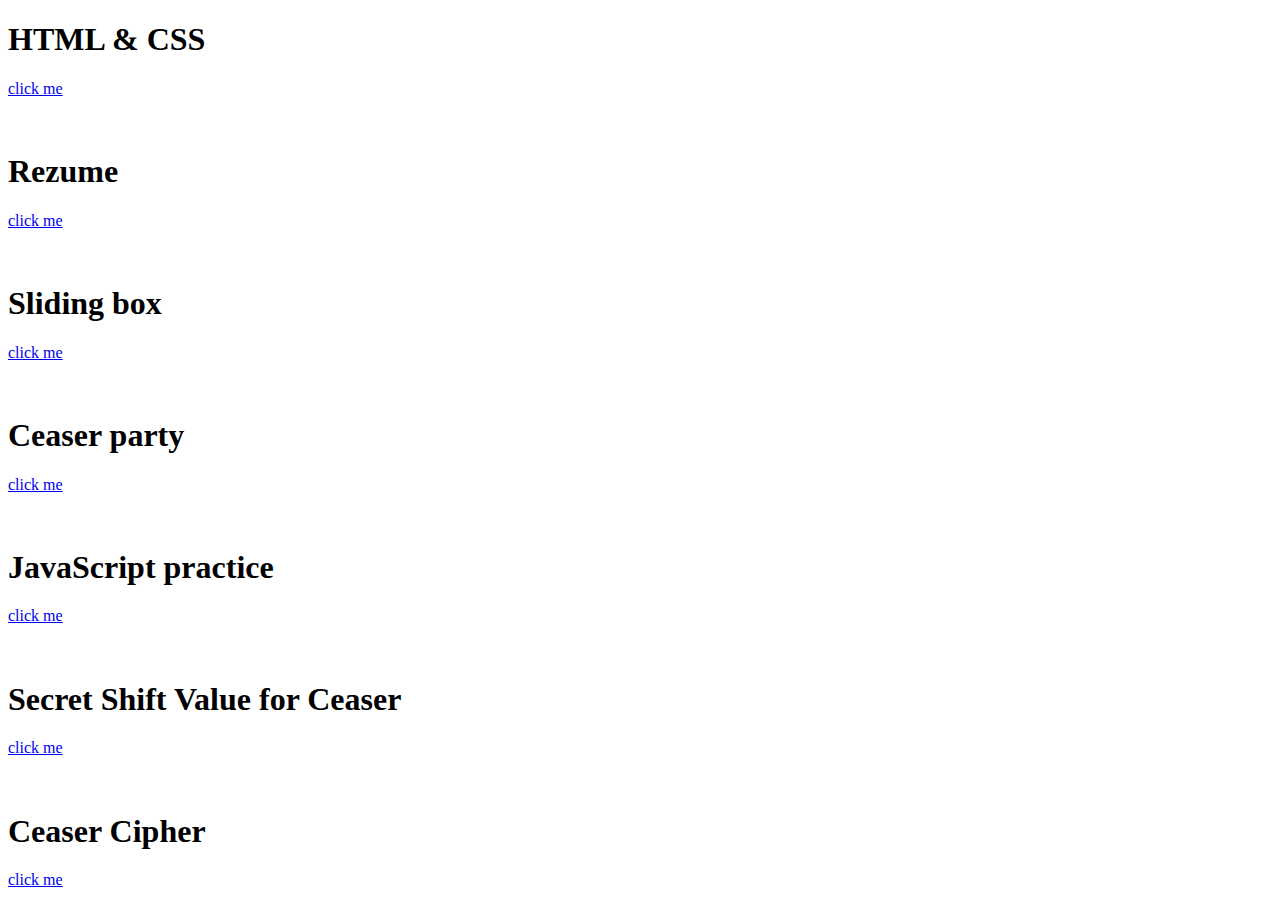
<file: dz/index.html>
<!DOCTYPE html>
<html lang="en">
    <head>
        <meta charset="UTF-8">
        <meta name="viewport" content="width=device-width, initial-scale=1.0">
        <meta http-equiv="X-UA-Compatible" content="ie=edge">
        <link rel="preconnect" href="https://fonts.googleapis.com">
        <link rel="preconnect" href="https://fonts.gstatic.com" crossorigin>
        <link href="https://fonts.googleapis.com/css2?family=Nosifer&display=swap" rel="stylesheet">
            <title>
            Welcome
        </title>
    </head>
    <body>
<h1>
    HTML & CSS
</h1>
<p><a href="HTML and CSS/index.html"> click me</a></p>
<br>
<h1>
    Rezume
</h1>
<p><a href="Rezume springboard/"> click me</a></p>
<br>
<h1>
    Sliding box
</h1>
<p><a href="Sliding Boxes/index.html"> click me</a></p>
<br>
<h1>Ceaser party</h1>
<p><a href="Ceaser party/index.html"> click me</a></p>
<br>
<h1>JavaScript practice</h1>
<p><a href="JavaScript learning/index.html"> click me</a></p>
<br>
<h1>Secret Shift Value for Ceaser</h1>
<p><a href="Secret Shift Value for Caesar/index.html"> click me</a></p>
<br>
<h1>Ceaser Cipher</h1>
<p><a href="Ceaser cipher/index.html"> click me</a></p>
    </body>
</file>
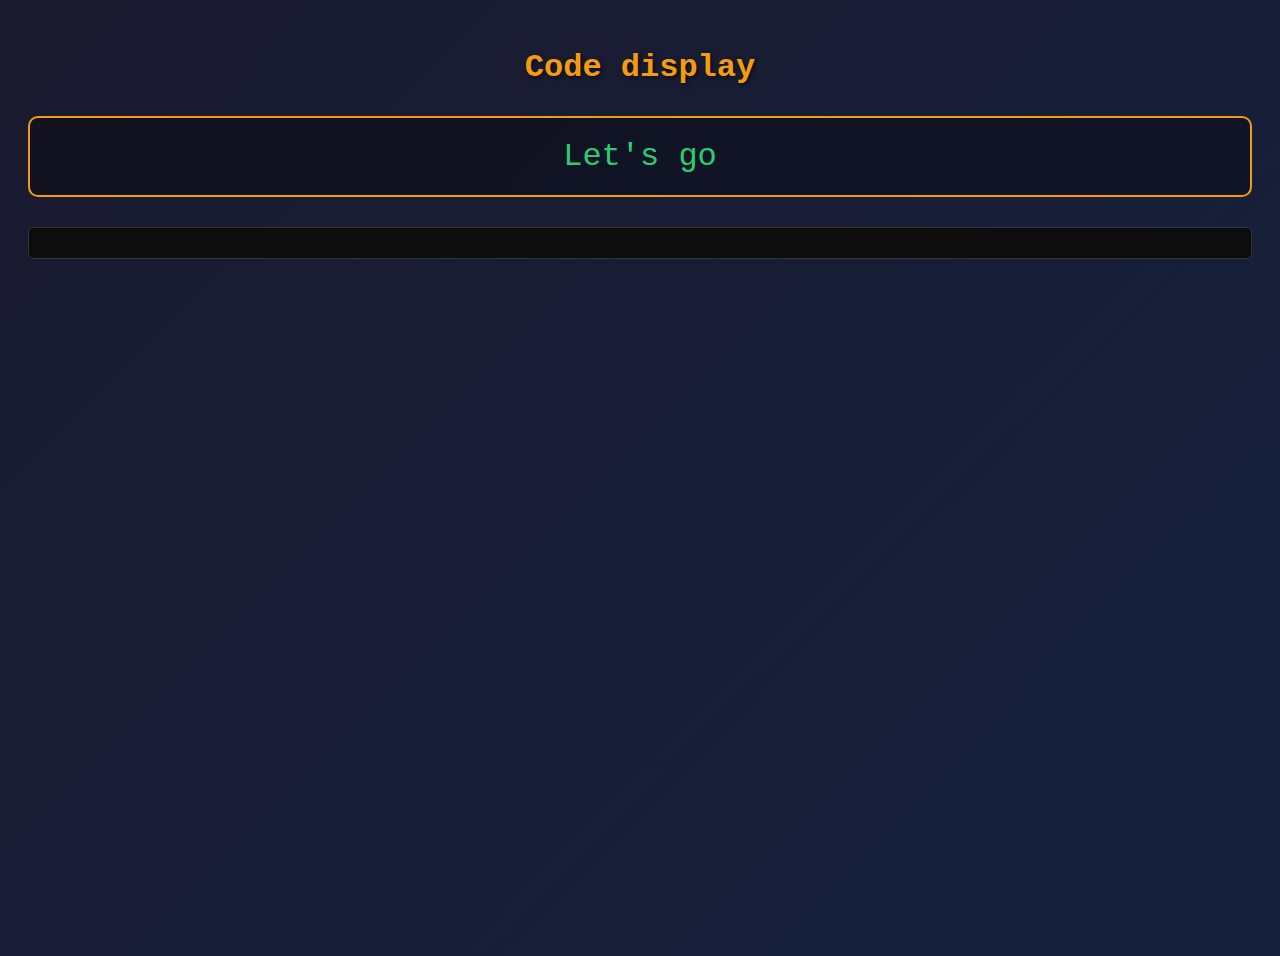
<file: dz/Asynchronous JavaScript Exercise/index.html>
<!DOCTYPE html>
<html lang="en">
<head>
    <meta charset="UTF-8">
    <meta name="viewport" content="width=device-width, initial-scale=1.0">
    <title>Asynchronous JavaScript Exercise</title>
    <style>
        body {
            font-family: 'Courier New', monospace;
            background: linear-gradient(135deg, #1a1a2e 0%, #16213e 100%);
            color: #e0e0e0;
            padding: 20px;
            min-height: 100vh;
        }
        h1 {
            text-align: center;
            color: #f39c12;
            text-shadow: 2px 2px 4px rgba(0,0,0,0.5);
        }
        #result {
            text-align: center;
            font-size: 2em;
            color: #2ecc71;
            margin: 30px 0;
            padding: 20px;
            background: rgba(0,0,0,0.3);
            border-radius: 10px;
            border: 2px solid #f39c12;
        }
        #console-output {
            background: #0d0d0d;
            border: 1px solid #333;
            border-radius: 5px;
            padding: 15px;
            max-height: 400px;
            overflow-y: auto;
            font-size: 14px;
            line-height: 1.6;
        }
        .log-entry { margin: 2px 0; }
        .success { color: #2ecc71; }
        .fail { color: #e74c3c; }
        .info { color: #3498db; }
        .total { color: #f39c12; font-weight: bold; }
    </style>
</head>
<body>
    <h1>Code display</h1>
    <div id="result">Let's go</div>
    <div id="console-output"></div>

    <script src="script.js"></script>
</body>
</html>
</file>
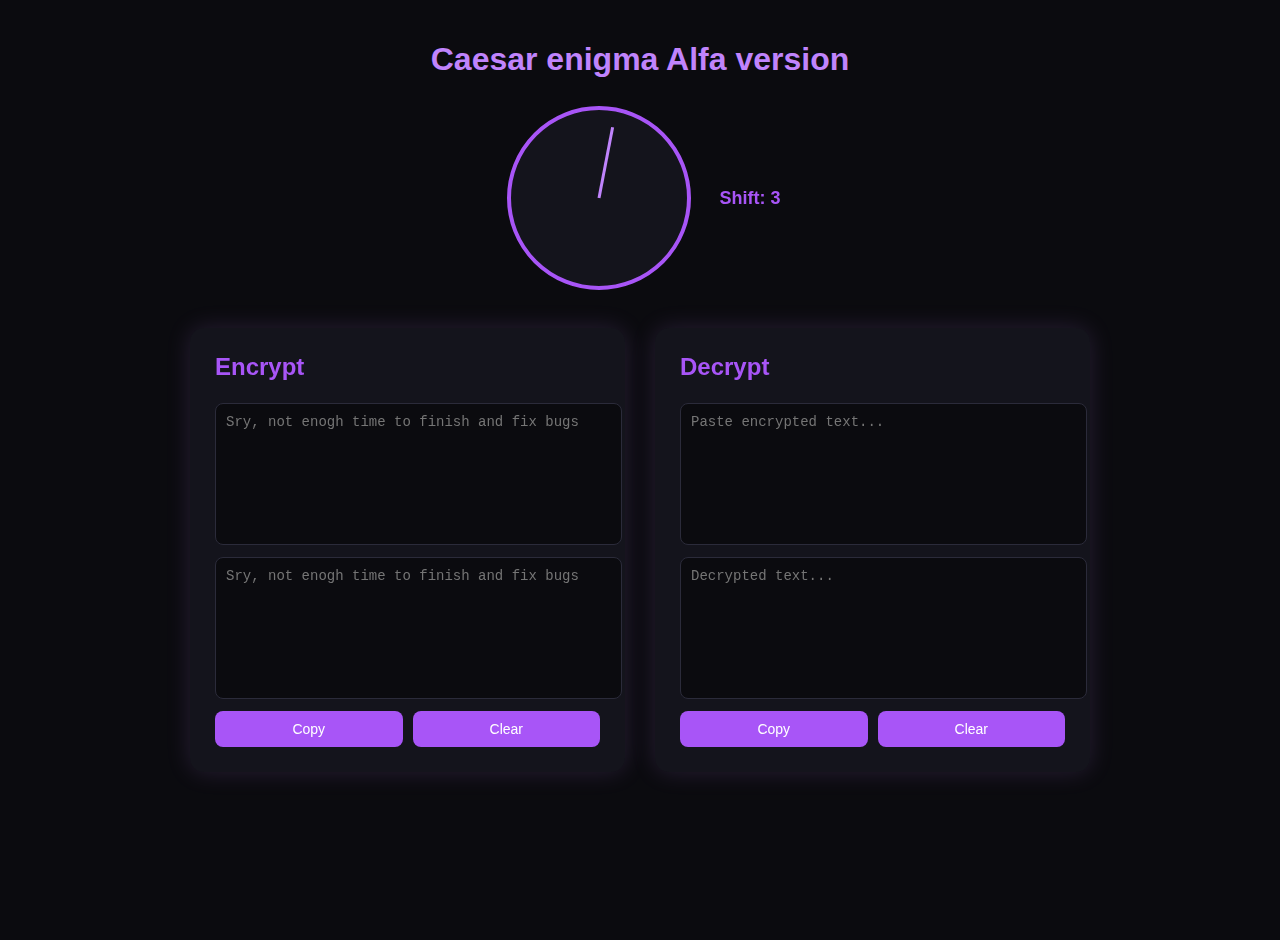
<file: dz/Caesar Enigma/index.html>
<!DOCTYPE html>
<html lang="en">
<head>
<meta charset="UTF-8">
<title>Caesar enigma Alfa version</title>
<link rel="stylesheet" href="styles.css">
</head>
<body>
<div class="container">
    <h1>Caesar enigma Alfa version</h1>

    <!-- AI part maiden of selecting number shift -->
    <div class="dial-container">
        <canvas id="dial" width="200" height="200"></canvas>
        <div class="shift-display">Shift: <span id="shiftValue">3</span></div>
    </div>
    <div class="grid">
        <div class="card">
            <h2>Encrypt</h2>
            <textarea id="inputText" placeholder="Sry, not enogh time to finish and fix bugs"></textarea>
            <textarea id="encryptedText" placeholder="Sry, not enogh time to finish and fix bugs" readonly></textarea>
    <!-- AI part maiden of copy/clear buttons -->
            <div class="buttons">
                <button onclick="copyText('encryptedText')">Copy</button>
                <button onclick="clearText('inputText','encryptedText')">Clear</button>
            </div>
        </div>
        <div class="card">
            <h2>Decrypt</h2>
            <textarea id="decryptInput" placeholder="Paste encrypted text..."></textarea>
            <textarea id="decryptedText" placeholder="Decrypted text..." readonly></textarea>
            <div class="buttons">
    <!-- Copy paste part code from AI -->
                <button onclick="copyText('decryptedText')">Copy</button>
                <button onclick="clearText('decryptInput','decryptedText')">Clear</button>
            </div>
        </div>
    </div>
</div>

<script src="scripts.js"></script>
</body>
</html>
</file>
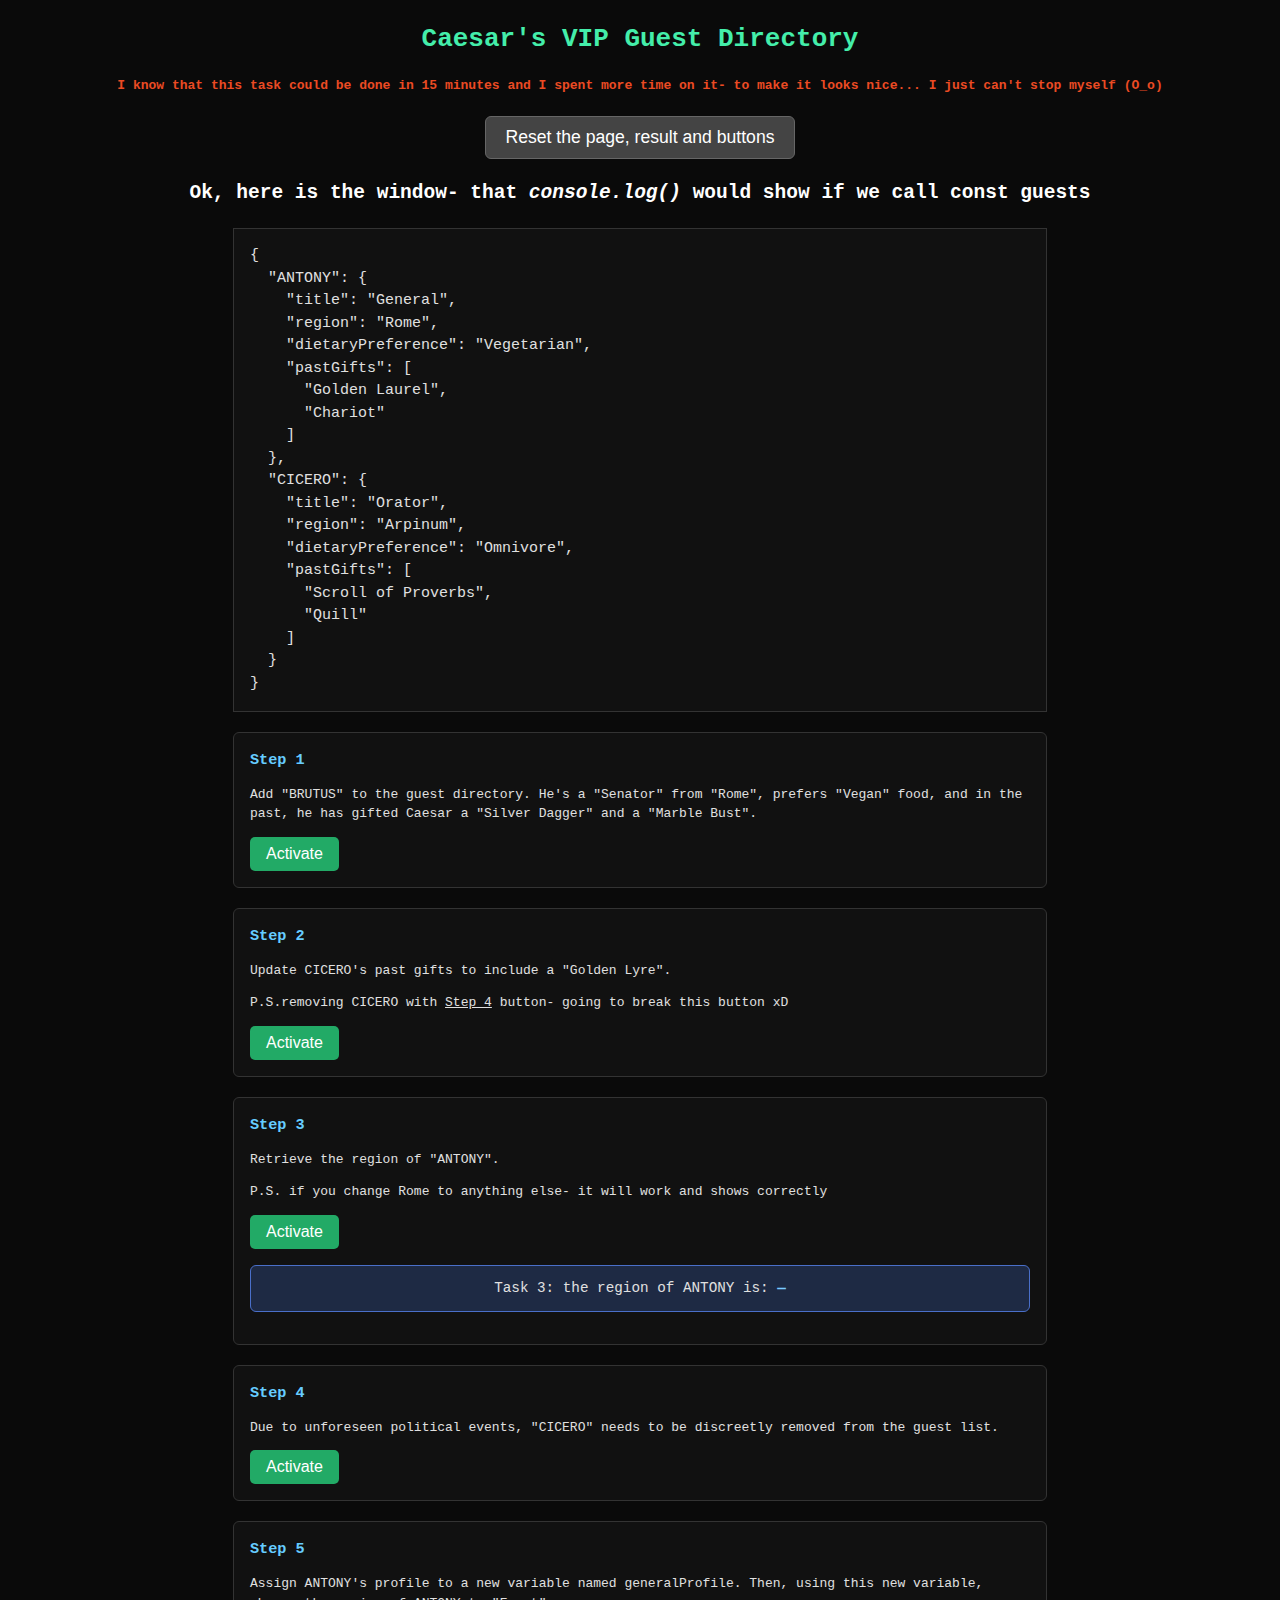
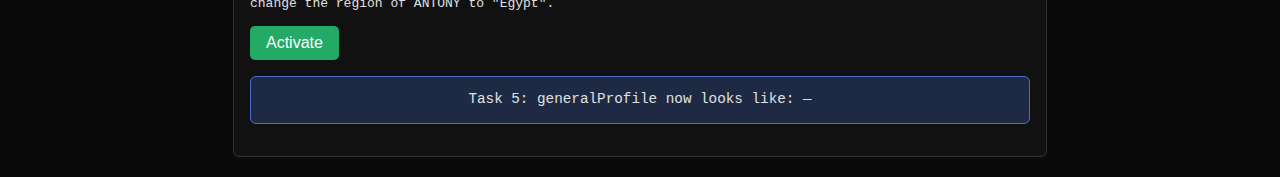
<file: dz/Caesar's VIP Guest Directory/index.html>
<!DOCTYPE html>
<html lang="uk">
<head>
  <meta charset="UTF-8">
  <meta name="viewport" content="width=device-width, initial-scale=1.0">
  <title>Caesar's VIP Guest Directory</title>
  <link rel="stylesheet" href="styles.css">
</head>
<body>

  <h1>Caesar's VIP Guest Directory</h1>
  <h4>I know that this task could be done in 15 minutes and I spent more time on it- to make it looks nice... I just can't stop myself (O_o)</h4>

  <button id="refresh">Reset the page, result and buttons</button>
  <h2>Ok, here is the window- that <i>console.log()</i> would show if we call const guests</h2>
  <pre id="output"></pre>

  <div class="task">
    <h3>Step 1 </h3>
    <p>Add "BRUTUS" to the guest directory. He's a "Senator" from "Rome", prefers "Vegan" food, and in the past, he has gifted Caesar a "Silver Dagger" and a "Marble Bust".</p>
    <button data-task="1">Activate</button>
  </div>

  <div class="task">
    <h3>Step 2</h3>
    <p>Update CICERO's past gifts to include a "Golden Lyre".</p>
    <p>P.S.removing CICERO with <u>Step 4</u> button- going to break this button xD</p>  <!--LOL-->
    <button data-task="2">Activate</button>
  </div>

  <div class="task">
    <h3>Step 3</h3>
    <p>Retrieve the region of "ANTONY".</p>
        <p>P.S. if you change Rome to anything else- it will work and shows correctly</p>
    <button data-task="3">Activate</button>
    <div id="task3-result" class="task-result">
  Task 3: the region of ANTONY is: <span id="antony-region-value">—</span>
</div>
  </div>

  <div class="task">
    <h3>Step 4</h3>
    <p>Due to unforeseen political events, "CICERO" needs to be discreetly removed from the guest list.</p>
    <button data-task="4">Activate</button>
  </div>

  <div class="task">
    <h3>Step 5</h3>
    <p>Assign ANTONY's profile to a new variable named generalProfile. Then, using this new variable, change the region of ANTONY to "Egypt".</p>
    <button data-task="5">Activate</button>
        <div id="task5-result" class="task-result">
  Task 5: generalProfile now looks like: <span id="generalProfile-ANTONY">—</span>
  </div>

  <script src="script.js"></script>
</body>
</html>
</file>
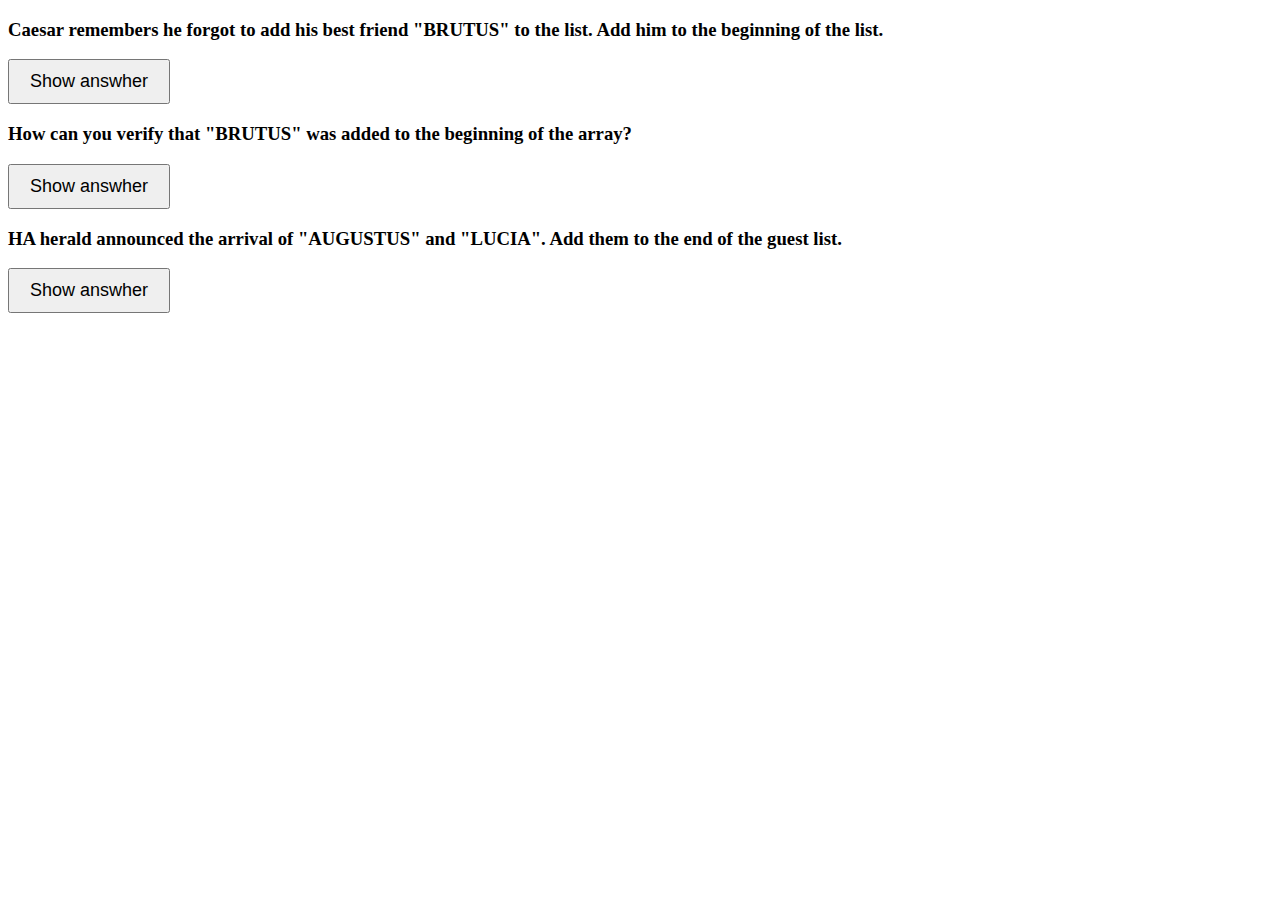
<file: dz/Ceaser cipher/index.html>
<!DOCTYPE html>
<html lang="uk">
<head>
    <meta charset="UTF-8">
    <title>Answhers</title>
    <style>
        .hidden {
            display: none;
        }
        
        button {
            padding: 10px 20px;
            font-size: 18px;
            cursor: pointer;
        }
    </style>
</head>
<body>

    <h3>Caesar remembers he forgot to add his best friend "BRUTUS" to the list. Add him to the beginning of the list.</h3>

    <p id="secret-text1" class="hidden">
guests.unshift("BRUTUS")
    </p>
    <button onclick="showText1()">Show answher</button>
    <br>
        <h3>How can you verify that "BRUTUS" was added to the beginning of the array?</h3>

    <p id="secret-text2" class="hidden">
guests[0]
    </p>
    <button onclick="showText2()">Show answher</button>
    <br>
            <h3>HA herald announced the arrival of "AUGUSTUS" and "LUCIA". Add them to the end of the guest list.</h3>

    <p id="secret-text3" class="hidden">
guests.push("AUGUSTUS", "LUCIA")
    </p>
    <button onclick="showText3()">Show answher</button>
    <br>
    

    <script src="scrit.js"></script>  
</body>
</html>
</file>
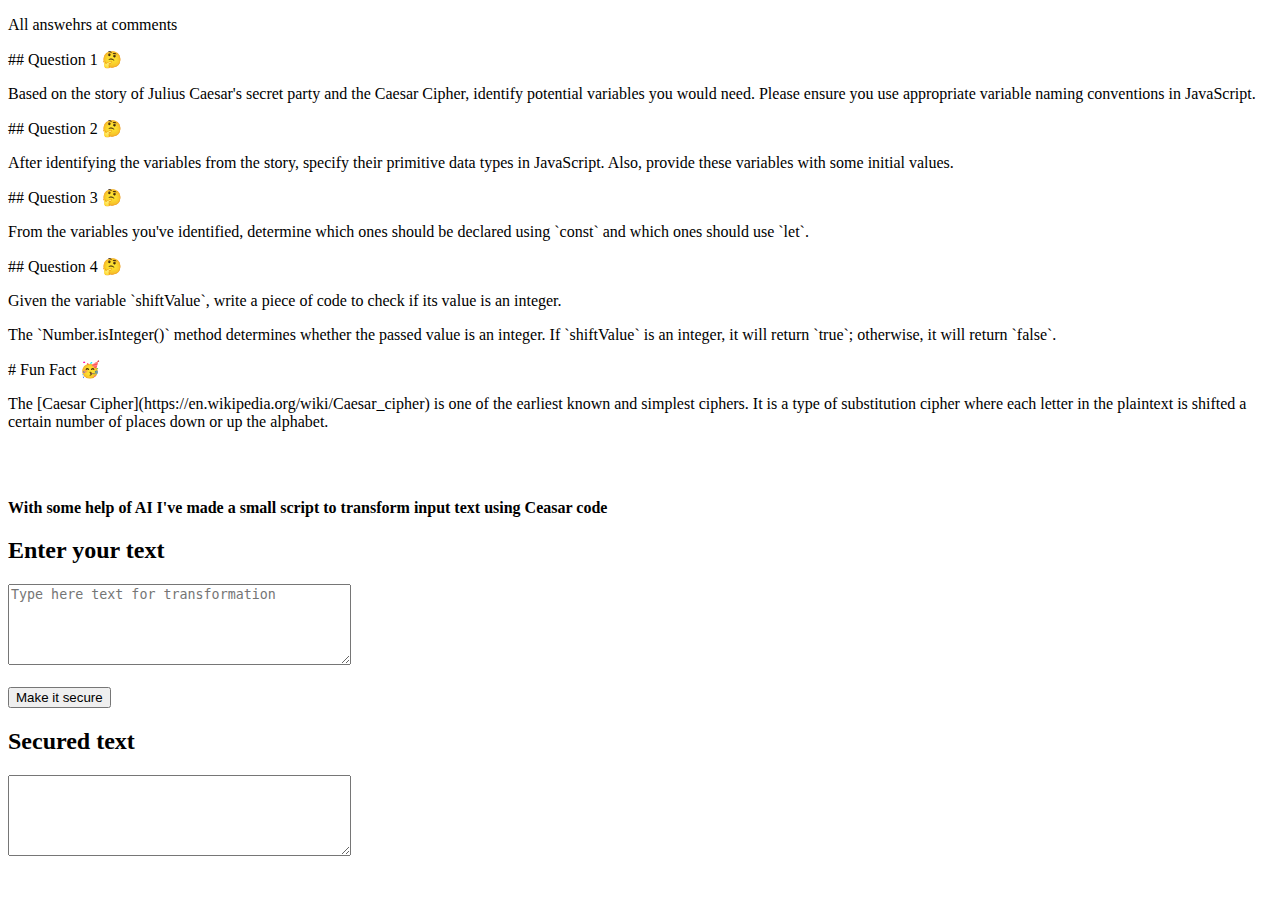
<file: dz/Ceaser party/index.html>
<!DOCTYPE html>
<html lang="en">
    <head>
        <meta charset="UTF-8">
        <meta name="viewport" content="width=device-width, initial-scale=1.0">
        <meta http-equiv="X-UA-Compatible" content="ie=edge">
        <link rel="preconnect" href="https://fonts.googleapis.com">
        <link rel="preconnect" href="https://fonts.gstatic.com" crossorigin>
        <link href="https://fonts.googleapis.com/css2?family=Nosifer&display=swap" rel="stylesheet">
            <title>
            Welcome
        </title>
    </head>
    <body>
        <p> All answehrs at comments</p>
        <p>## Question 1 🤔</p>

<p>Based on the story of Julius Caesar's secret party and the Caesar Cipher, identify potential variables you would need. Please ensure you use appropriate variable naming conventions in JavaScript.</p>

<!-- ### Answer 🔑

- `partyLocation`
- `shiftValue`
- `encryptedMessage`
- `decryptedMessage`
- `isPartySafe`

Note: You can give different names to the same variables and even introduce additional variables. This is just for fun and understanding the concepts. -->

<p>## Question 2 🤔</p>

<p>After identifying the variables from the story, specify their primitive data types in JavaScript. Also, provide these variables with some initial values.</p>

<!-- ### Answer 🔑

```
let partyLocation = "GARDEN"; // String
let shiftValue = 3; // Number
let encryptedMessage = ""; // String
let decryptedMessage = ""; // String
let isPartySafe = false; // Boolean

``` -->

<p>## Question 3 🤔</p>

<p>From the variables you've identified, determine which ones should be declared using `const` and which ones should use `let`.</p>

<!-- ### Answer 🔑

```
let partyLocation = "GARDEN"; // As the message might change.
const shiftValue = 3; // Since the shift value remains constant throughout.
let encryptedMessage = ""; // This will change when we encode the message with the original party location.
let decryptedMessage = ""; // This will change when we decode the encrypted message to reveal the party location.
let isPartySafe = false; // Hopefully, this doesn't change.

``` -->

<p>## Question 4 🤔</p>

<p>Given the variable `shiftValue`, write a piece of code to check if its value is an integer.</p>

<!-- ### Answer 🔑

```
const shiftValue = 3;
Number.isInteger(shiftValue);

``` -->

<p>The `Number.isInteger()` method determines whether the passed value is an integer. If `shiftValue` is an integer, it will return `true`; otherwise, it will return `false`.</p>

<p># Fun Fact 🥳</p>

<p>The [Caesar Cipher](https://en.wikipedia.org/wiki/Caesar_cipher) is one of the earliest known and simplest ciphers. It is a type of substitution cipher where each letter in the plaintext is shifted a certain number of places down or up the alphabet.</p>
<br>
<br>
<p><b>With some help of AI I've made a small script to transform input text using Ceasar code</b></p>
    <h2>Enter your text</h2>

    <textarea id="inputText" rows="5" cols="40" placeholder="Type here text for transformation"></textarea>
    <br><br>

    <button onclick="makeSecure()">Make it secure</button>

    <h2>Secured text</h2>
    <textarea id="outputText" rows="5" cols="40" readonly></textarea>

    <script src="scrit.js"></script>  
</body>
</file>
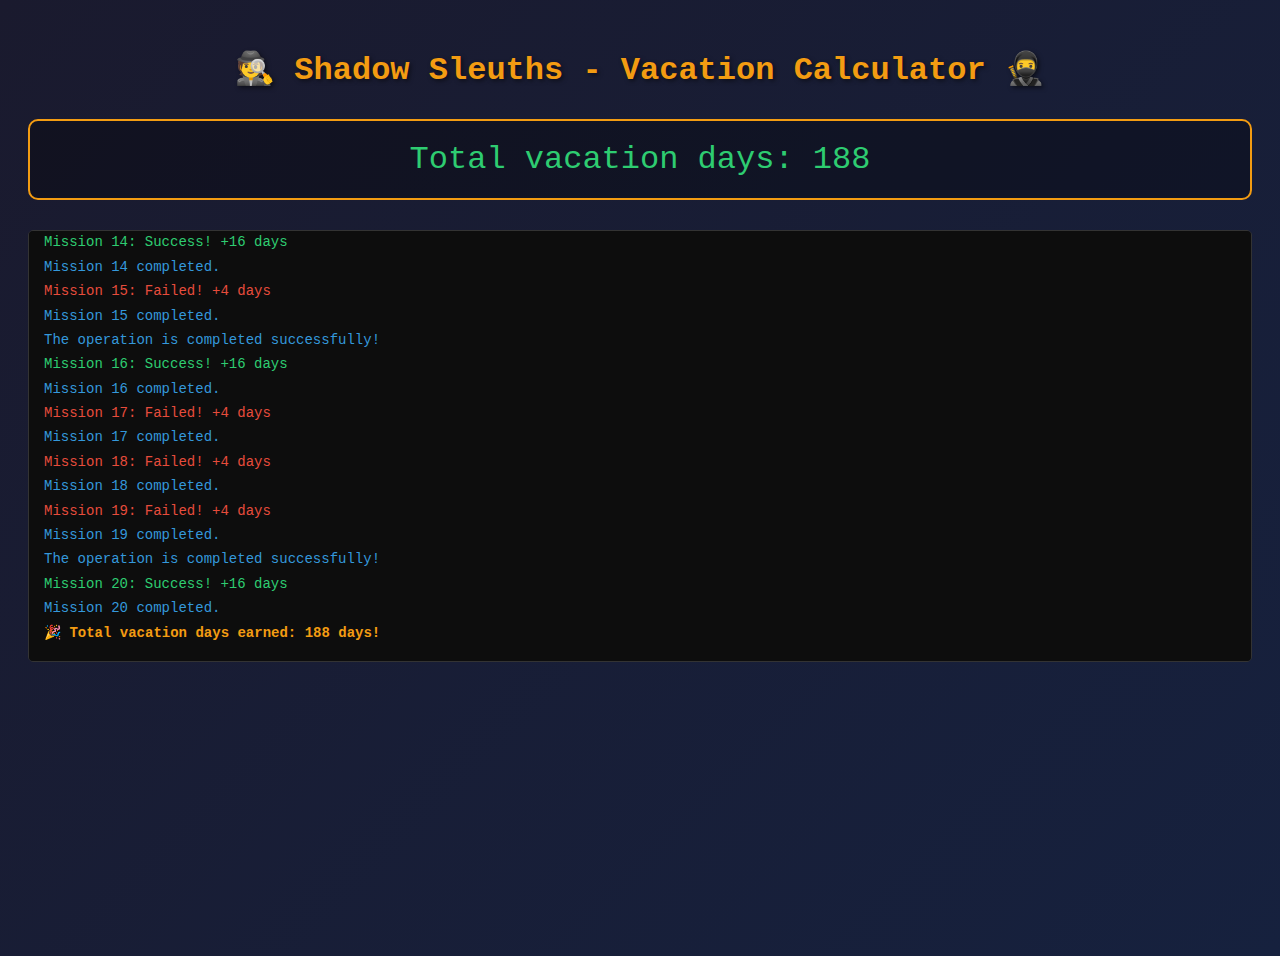
<file: dz/Detective practice/index.html>
<!DOCTYPE html>
<html lang="en">
<head>
    <meta charset="UTF-8">
    <meta name="viewport" content="width=device-width, initial-scale=1.0">
    <title>Detective Practice - Vacation Calculator</title>
    <style>
        body {
            font-family: 'Courier New', monospace;
            background: linear-gradient(135deg, #1a1a2e 0%, #16213e 100%);
            color: #e0e0e0;
            padding: 20px;
            min-height: 100vh;
        }
        h1 {
            text-align: center;
            color: #f39c12;
            text-shadow: 2px 2px 4px rgba(0,0,0,0.5);
        }
        #result {
            text-align: center;
            font-size: 2em;
            color: #2ecc71;
            margin: 30px 0;
            padding: 20px;
            background: rgba(0,0,0,0.3);
            border-radius: 10px;
            border: 2px solid #f39c12;
        }
        #console-output {
            background: #0d0d0d;
            border: 1px solid #333;
            border-radius: 5px;
            padding: 15px;
            max-height: 400px;
            overflow-y: auto;
            font-size: 14px;
            line-height: 1.6;
        }
        .log-entry { margin: 2px 0; }
        .success { color: #2ecc71; }
        .fail { color: #e74c3c; }
        .info { color: #3498db; }
        .total { color: #f39c12; font-weight: bold; }
    </style>
</head>
<body>
    <h1>🕵️ Shadow Sleuths - Vacation Calculator 🥷</h1>
    <div id="result">Running missions...</div>
    <div id="console-output"></div>

    <script>
        // Override console.log to display in HTML
        const consoleOutput = document.getElementById('console-output');
        const originalLog = console.log;
        
        console.log = function(...args) {
            originalLog.apply(console, args);
            
            const entry = document.createElement('div');
            entry.className = 'log-entry';
            
            const text = args.join(' ');
            if (text.includes('Success')) {
                entry.classList.add('success');
            } else if (text.includes('Failed')) {
                entry.classList.add('fail');
            } else if (text.includes('Total')) {
                entry.classList.add('total');
            } else if (text.includes('completed')) {
                entry.classList.add('info');
            }
            
            entry.textContent = text;
            consoleOutput.appendChild(entry);
            consoleOutput.scrollTop = consoleOutput.scrollHeight;
        };

        function mysteryOperation() {
            const outcome = Math.random();

            if (outcome < 0.5) {
                console.log("The operation is completed successfully!");
            } else {
                throw new Error("The operation is failed mysteriously!");
            }
        }

        // Track vacation days
        let totalVacationDays = 0;
        const totalMissions = 20;

        for (let i = 1; i <= totalMissions; i++) {
            try {
                mysteryOperation();
                // If successful: 13 days vacation + 3 days attendance
                totalVacationDays += 13 + 3;
                console.log(`Mission ${i}: Success! +16 days`);
            } catch (error) {
                // If failed: 1 day vacation + 3 days attendance
                totalVacationDays += 1 + 3;
                console.log(`Mission ${i}: Failed! +4 days`);
            } finally {
                console.log(`Mission ${i} completed.`);
            }
        }

        console.log(`\n🎉 Total vacation days earned: ${totalVacationDays} days!`);

        // Display result on page
        document.getElementById('result').textContent = `Total vacation days: ${totalVacationDays}`;
    </script>
</body>
</html>
</file>
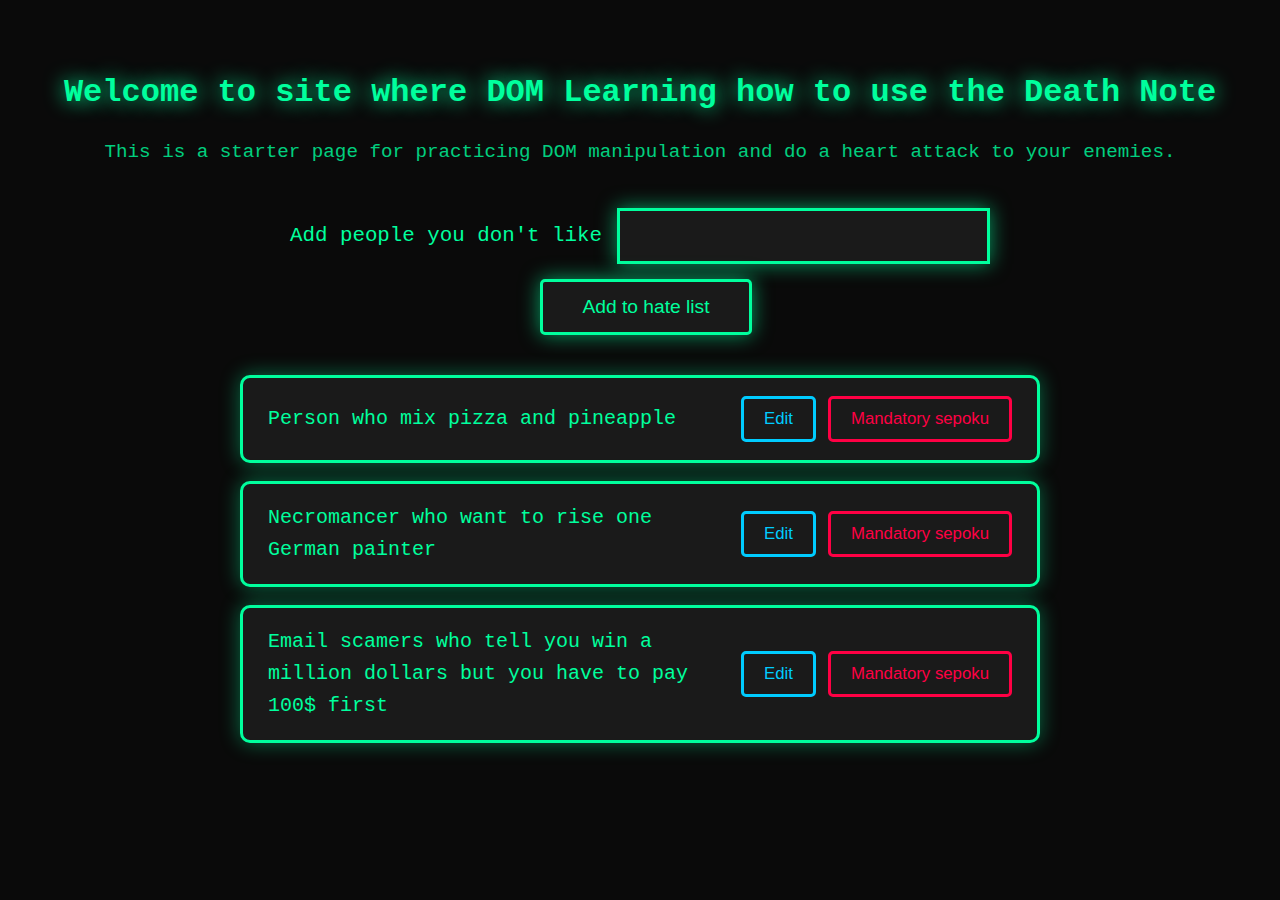
<file: dz/DOM learning/index.html>
<!DOCTYPE html>
<html lang="en">
<head>
    <meta charset="UTF-8">
    <meta name="viewport" content="width=device-width, initial-scale=1.0">
    <title>DOM Learning Death Note</title>
    <link rel="stylesheet" href="styles.css">
</head>
<body>
    <h2>Welcome to site where DOM Learning how to use the Death Note</h2>
    <p>This is a starter page for practicing DOM manipulation and do a heart attack to your enemies.</p>

    <form id="add-friends">
        <label for="first-name">Add people you don't like</label>
        <input type="text" id="first-name" required>
        <button type="submit">Add to hate list</button>
    </form>

    <ul id="friend-list">
        <li>
            <span class="friend-name">Person who mix pizza and pineapple</span>
            <button class="edit-btn">Edit</button>
            <button class="remove-btn">Mandatory sepoku</button>
        </li>
        <li>
            <span class="friend-name">Necromancer who want to rise one German painter</span>
            <button class="edit-btn">Edit</button>
            <button class="remove-btn">Mandatory sepoku</button>
        </li>
        <li>
            <span class="friend-name">Email scamers who tell you win a million dollars but you have to pay 100$ first</span>
            <button class="edit-btn">Edit</button>
            <button class="remove-btn">Mandatory sepoku</button>
        </li>
    </ul>

    <script src="script.js"></script>
</body>
</html>
</file>
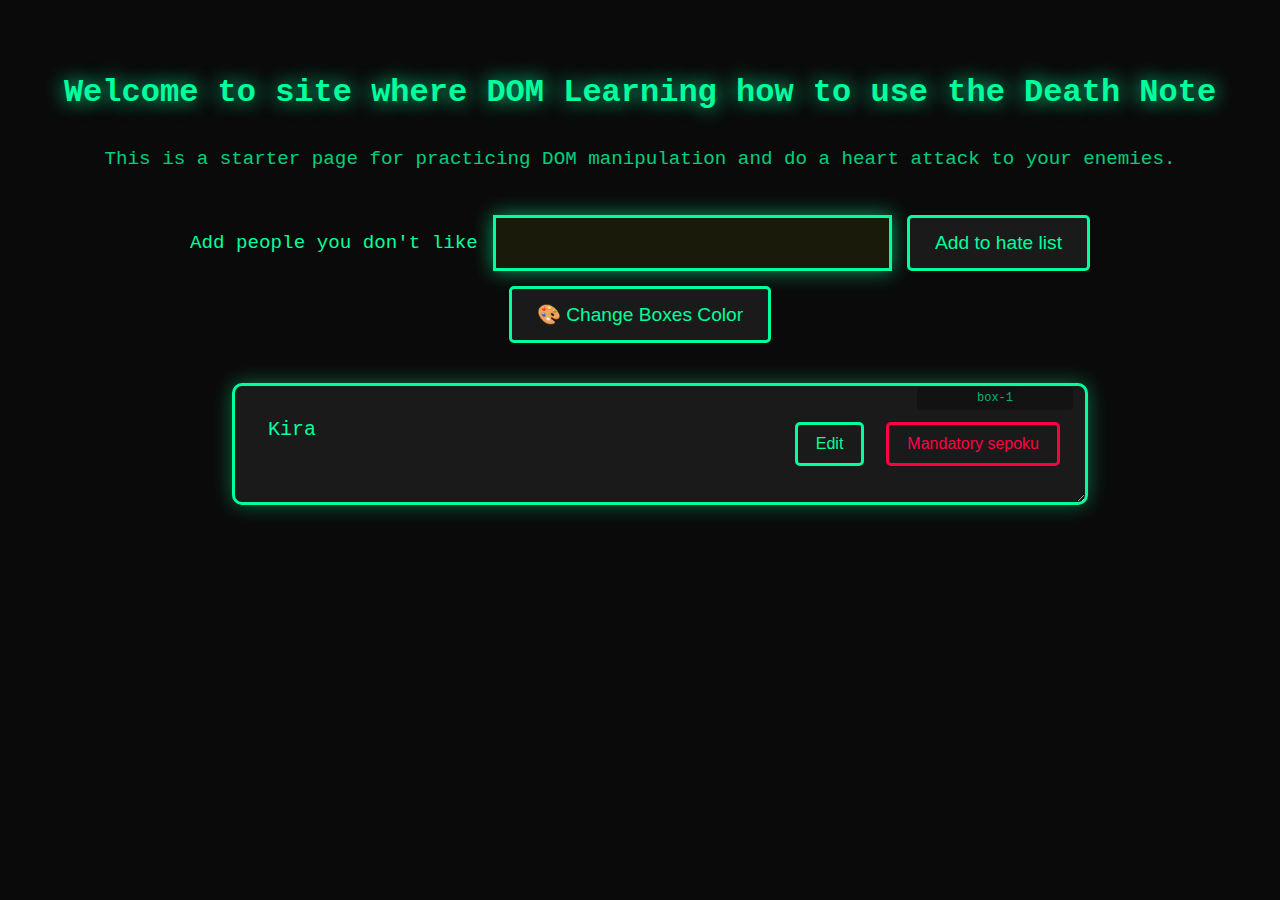
<file: dz/DOM practice/index.html>
<!DOCTYPE html>
<html lang="uk">
<head>
    <meta charset="UTF-8">
    <meta name="viewport" content="width=device-width, initial-scale=1.0">
    <title>DOM Learning Death Note</title>
    <link rel="stylesheet" href="styles.css">
</head>
<body>
    <h2>Welcome to site where DOM Learning how to use the Death Note</h2>
    <p>This is a starter page for practicing DOM manipulation and do a heart attack to your enemies.</p>

    <form id="add-friends">
        <label for="first-name">Add people you don't like</label>
        <input type="text" id="first-name" required>
        <button type="submit">Add to hate list</button>
    </form>

    <ul id="friend-list">
    </ul>

    <script src="script.js"></script>
</body>
</html>
</file>
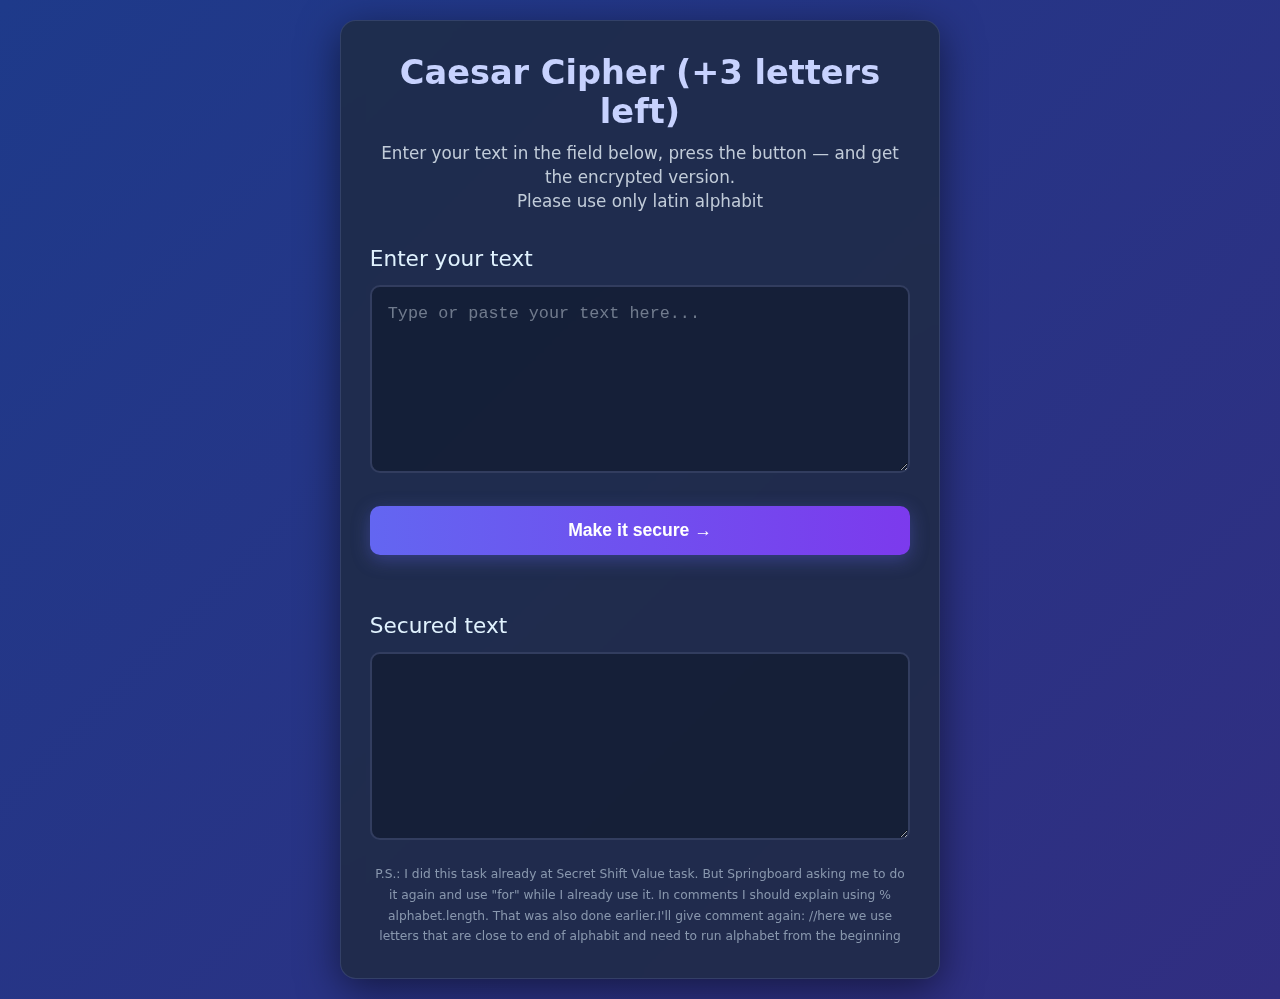
<file: dz/Exercise 7/index.html>
<!DOCTYPE html>
<html lang="uk">
<head>
  <meta charset="UTF-8" />
  <meta name="viewport" content="width=device-width, initial-scale=1.0"/>
  <title>Caesar Cipher — Make it secure</title>
  <link rel="stylesheet" href="styles.css" />
</head>
<body>

  <div class="container">

    <div class="header-description">
      <h1>Caesar Cipher (+3 letters left)</h1>
      <p>Enter your text in the field below, press the button — and get the encrypted version.<br>
         Please use only latin alphabit</p>
    </div>

    <h2>Enter your text</h2>
    <textarea 
      id="inputText" 
      rows="6" 
      placeholder="Type or paste your text here..."
    ></textarea>

    <button onclick="makeSecure()">Make it secure →</button>

    <h2>Secured text</h2>
    <textarea id="outputText" rows="6" readonly></textarea>

    <div class="comment">
      <small>P.S.: I did this task already at Secret Shift Value task. But Springboard asking me to do it again and use "for" while I already use it. In comments I should explain using % alphabet.length. That was also done earlier.I'll give comment again: //here we use letters that are close to end of alphabit and need to run alphabet from the beginning </small>
    </div>

  </div>

  <script src="script.js"></script>
</body>
</html>
</file>
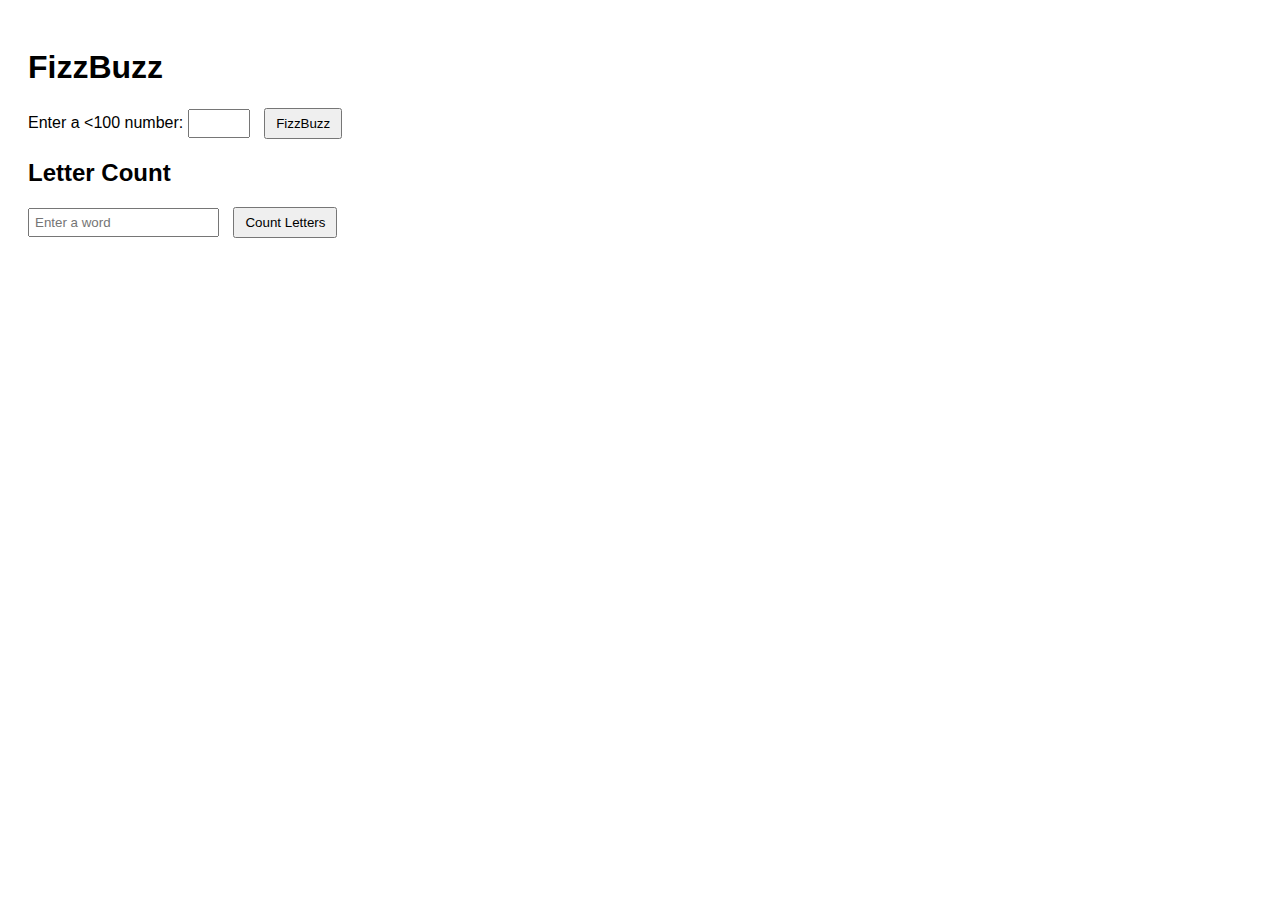
<file: dz/FizzBuzz/index.html>
<!DOCTYPE html>
<html lang="en">
<head>
    <meta charset="UTF-8">
    <meta name="viewport" content="width=device-width, initial-scale=1.0">
    <title>FizzBuzz</title>
    <!-- Styles part are AI made -->
    <style>
        body{
    font-family: Arial;
    padding:20px;
}

input{
    padding:5px;
}

button{
    padding:6px 10px;
    margin-left:10px;
}

#result{
    margin-top:20px;
    white-space: pre-line;
}
    </style>
        <!-- Styles part are AI made -->
</head>
<body>
    <h1>FizzBuzz</h1>
    <label for="numberInput">Enter a &lt;100 number:</label>
    <input type="number" id="numberInput" min="1" max="99">
    <button id="fizzBuzzButton">FizzBuzz</button>
    <div id="result"></div>
<!-- ---------------------------------------------------------------------- -->
    <h2>Letter Count</h2>

<input type="text" id="wordInput" placeholder="Enter a word">
<button onclick="runLetterCount()">Count Letters</button>

<p id="result2"></p>


<script src="script.js"></script>
</body>
</html>
</file>
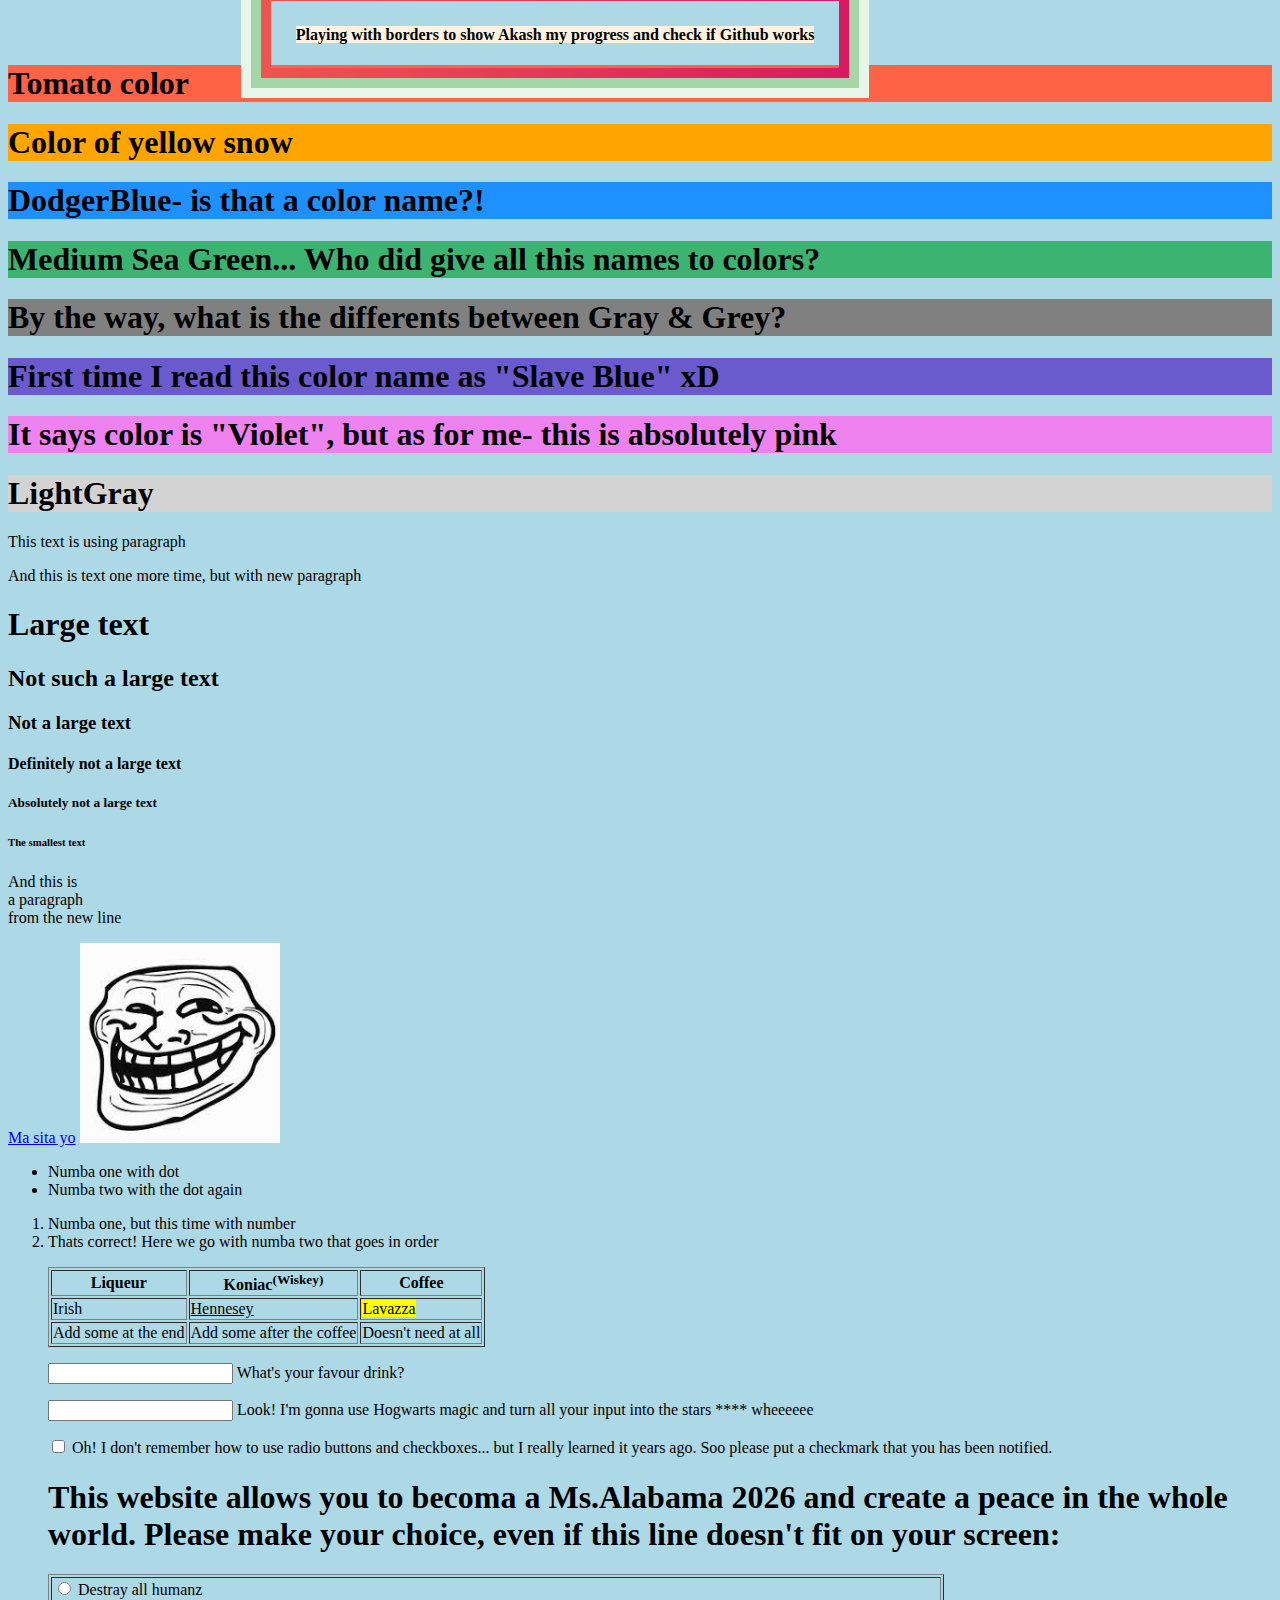
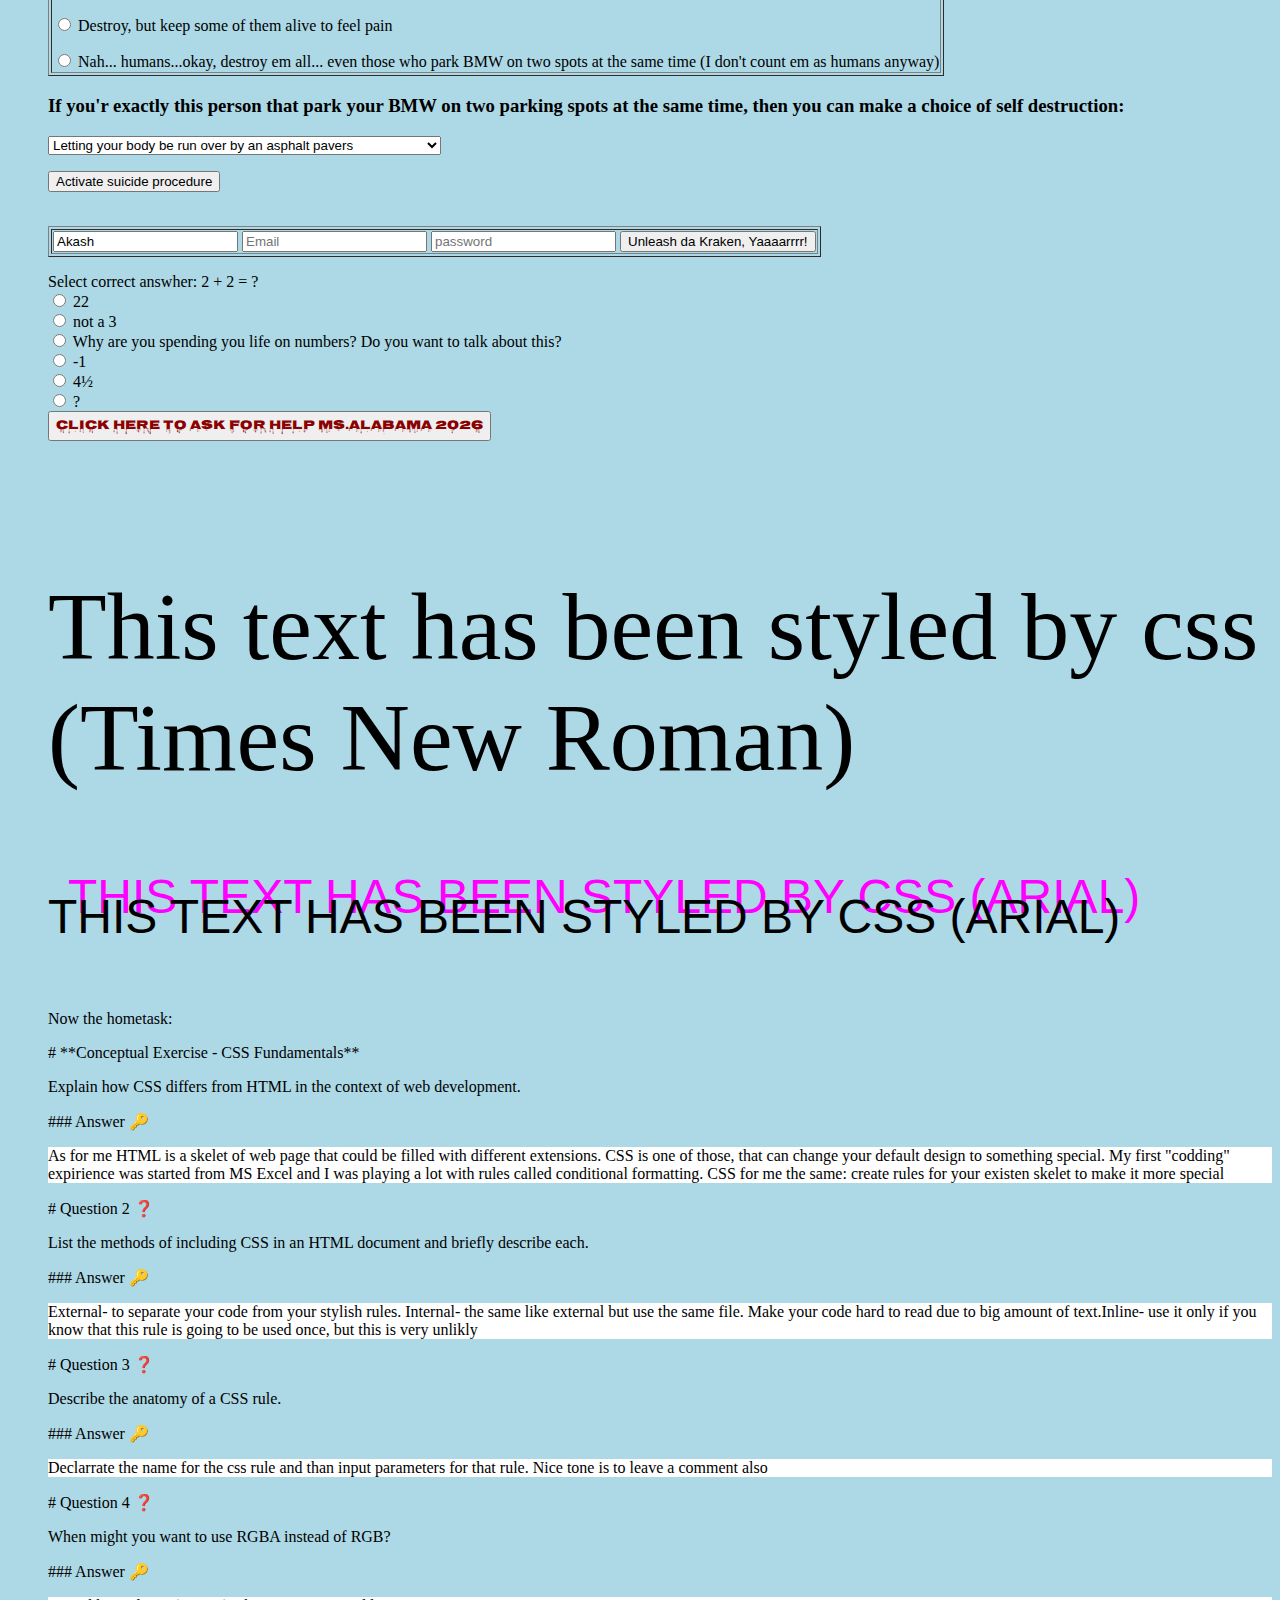
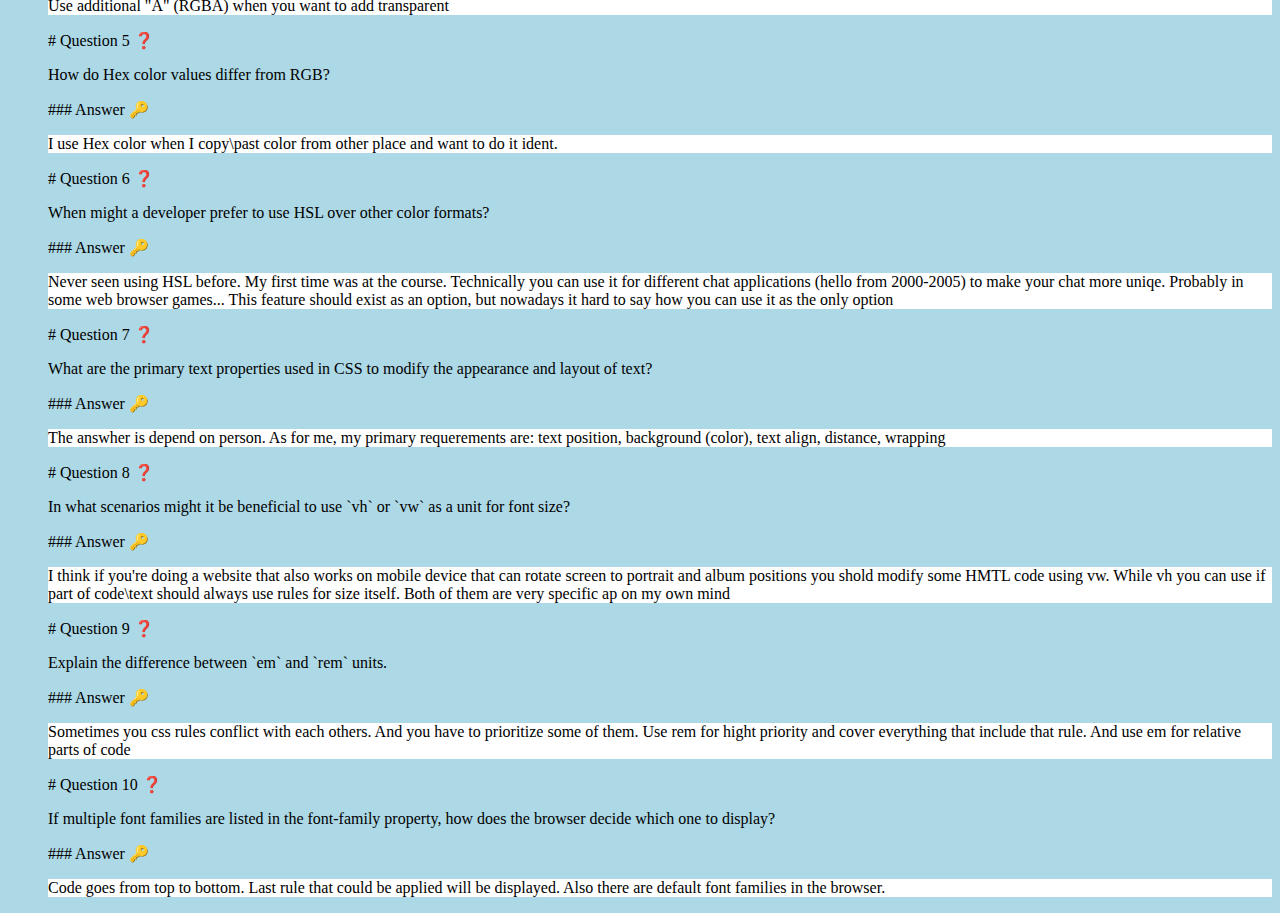
<file: dz/HTML and CSS/index.html>
<!DOCTYPE html>
<html lang="en">
    <head>
        <meta charset="UTF-8">
        <meta name="viewport" content="width=device-width, initial-scale=1.0">
        <meta http-equiv="X-UA-Compatible" content="ie=edge">
        <link rel="stylesheet" href="style.css">        <!--Attaching css file style.css -->
        <link rel="preconnect" href="https://fonts.googleapis.com">
        <link rel="preconnect" href="https://fonts.gstatic.com" crossorigin>
        <link href="https://fonts.googleapis.com/css2?family=Nosifer&display=swap" rel="stylesheet">
            <title>
            Welcome
        </title>
    </head>
    <body>
        <br>
<div>
   <b class="border">Playing with borders to show Akash my progress and check if Github works</b> 
</div>
        <h1 style="background-color:Tomato;">Tomato color</h1>
        <h1 style="background-color:Orange;">Color of yellow snow</h1>
        <h1 style="background-color:DodgerBlue;">DodgerBlue- is that a color name?!</h1>
        <h1 style="background-color:MediumSeaGreen;">Medium Sea Green... Who did give all this names to colors?</h1>
        <h1 style="background-color:Gray;">By the way, what is the differents between Gray & Grey?</h1>
        <h1 style="background-color:SlateBlue;">First time I read this color name as "Slave Blue" xD</h1>
        <h1 style="background-color:Violet;">It says color is "Violet", but as for me- this is absolutely pink</h1>
        <h1 style="background-color:LightGray;">LightGray</h1>
        <p> This text is using paragraph </p>
        <p>And this is text one more time, but with new paragraph</p>
        <!--'Should be commnts here'-->
        <h1>Large text</h1>
        <h2>Not such a large text</h2>
        <h3>Not a large text</h3>
        <h4>Definitely not a large text</h4>
        <h5>Absolutely not a large text</h5>
        <h6>The smallest text</h6>
        <p>And this is <br>a paragraph<br>from the new line </p>
        <a href="https://springboard-practice.netlify.app/">Ma sita yo</a>
        <img src="images\Trollface.jpg" alt="Trollface" title="This is Trollface" width="200" height="200">
        <ul>
            <li>Numba one with dot</li>
            <li>Numba two with the dot again</li>
        </ul>
        <ol>
            <li>Numba one, but this time with number</li>
            <li>Thats correct! Here we go with numba two that goes in order</li>
            <p></p>
            <table border="1">
                <tr>
                    <th>Liqueur</th>
                    <th>Koniac<sup>(Wiskey)</sup></th>
                    <th>Coffee</th>
                </tr>
                <tr>
                    <td>Irish</td>
                    <td><ins>Hennesey</ins></td>
                    <td><mark>Lavazza</mark></td>
                </tr>
                <tr>
                    <td>Add some at the end</td>
                    <td>Add some after the coffee</td>
                    <td>Doesn't need at all</td>
                </tr>
            </table>
            <form>
                <p>
                    <required><input type="text" id="id2" maxlength="20"></required><label> What's your favour drink?</label>
                </p>
                <p>
                <input type="password" id="id3" maxlength="10"> <label>Look! I'm gonna use Hogwarts magic and turn all your input into the stars **** wheeeeee</label>
                </p>
                <p>
                    <input type="checkbox" id="id4"> Oh! I don't remember how to use radio buttons and checkboxes... but I really learned it years ago. Soo please put a checkmark that you has been notified.</p>
                <p>
                    <table border 2>
                        <tr>
                    <h1>This website allows you to becoma a Ms.Alabama 2026 and create a peace in the whole world. Please make your choice, even if this line doesn't fit on your screen:</h1>
                </h1>
                    <td>
                    <input type="radio" id="id5" name="radio"> Destray all humanz
                    <p></p>
                    <input type="radio" id="id6" name="radio"> Destroy, but keep some of them alive to feel pain
                    <p></p>
                    <input type="radio" id="id6" name="radio"> Nah... humans...okay, destroy em all... even those who park BMW on two spots at the same time (I don't count em as humans anyway)
                </td>    
                </tr>    
                    </table>
                </p>
                <h3>If you'r exactly this person that park your BMW on two parking spots at the same time, then you can make a choice of self destruction:</h3>
                <select id="id8">
                    <option>Letting your body be run over by an asphalt pavers</option>
                    <option>Death from mixing too much Pepsi, Fanta, 7up and mentos</option>
                    <option>Divide yourself by zero</option>
                    <option>Execution by endless listening to "...Never Gonna Give You Up</option>
                    <option>Mandatory sepoku(harakiri)</option>
                </select>
            <p>
                <p>
                    <input type="submit" value="Activate suicide procedure" id="id9" class="C1"
                                </p>
                                <br>
                                <br>
                                <table border 1>
                    <td>
                                <form>
                    <input name="name" type="text" placeholder="Akash, leave that name here" value="Akash" minlength="5" maxlength="5" required>
                    <input type="email" placeholder="Email" name="email">
                    <input type="password" name="password" placeholder="password">
                    <input type="submit" value="Unleash da Kraken, Yaaaarrrr!">
                                </table>
                    <p>
                        Select correct answher: 2 + 2 = ? <br>
                        <input type="radio" name="answher" value="22"> 22 <br>
                        <input type="radio" name="answher" value="not a 3"> not a 3 <br>
                        <input type="radio" name="answher" value="Why"> Why are you spending you life on numbers? Do you want to talk about this? <br>
                        <input type="radio" name="answher" value="-1"> -1 <br>
                        <input type="radio" name="answher" value="4½"> 4½ <br>
                        <input type="radio" name="answher" value="?"> ? <br>
                        <input class="Alabama" type="submit" name="answher" value="Click here to ask for help ms.Alabama 2026"><br>
                    </p>
                                </form>
                    
                                <br>
                                <p class="superstyle">This text has been styled by css (Times New Roman)</p>
                                <p class="superstyle2">This text has been styled by css (Arial)</p>
                                <br>
                                Now the hometask:
                    <p># **Conceptual Exercise - CSS Fundamentals**</p>                   
                    <p>Explain how CSS differs from HTML in the context of web development.</p>
                    <p>### Answer 🔑</p>
                    <p class="whiteback">As for me HTML is a skelet of web page that could be filled with different extensions. CSS is one of those, that can change your default design to something special. My first "codding" expirience was started from MS Excel and I was playing a lot with rules called conditional formatting. CSS for me the same: create rules for your existen skelet to make it more special</p>
                    <!-- <p>HTML (HyperText Markup Language) is primarily used to structure content on the web, defining elements like headings, paragraphs, lists, and more. It provides the skeletal structure of a webpage. On the other hand, CSS (Cascading Style Sheets) is used to style and layout this content. It determines how the elements are visually presented in terms of color, size, position, etc. In essence, while HTML gives the webpage its structure, CSS gives it its look and feel.</p> -->
                    <p># Question 2 ❓</p>
                    <p>List the methods of including CSS in an HTML document and briefly describe each.</p>
                    <p>### Answer 🔑</p>
                    <p class="whiteback">External- to separate your code from your stylish rules. Internal- the same like external but use the same file. Make your code hard to read due to big amount of text.Inline- use it only if you know that this rule is going to be used once, but this is very unlikly</p>
                    <!-- <p>- **Inline Styles**: CSS styles are applied directly to individual HTML elements using the `style` attribute. This method is not recommended for large-scale styling because it mixes content (HTML) with presentation (CSS).</p>
                    <p>- **Internal (or Embedded) Styles**: CSS is written between "style" tags in the `<head>` section of an HTML document. This method is used for single-document styling.</p>
                    <p>- **External Styles**: CSS is written in a separate file (typically with a .css extension) and is linked to the HTML document using the `<link>` tag. This is the preferred method for large websites because it allows for the separation of content and presentation, and styles can be reused across multiple pages.</p>--->
                    <p># Question 3 ❓</p>
                    <p>Describe the anatomy of a CSS rule.</p>
                    <p>### Answer 🔑</p>
                    <p class="whiteback">Declarrate the name for the css rule and than input parameters for that rule. Nice tone is to leave a comment also</p>
                    <!-- <p>A CSS rule consists of a **selector** and a **declaration block**. The selector specifies which HTML elements the styles will be applied to. The declaration block, enclosed in curly braces (`{}`), contains one or more declarations. Each declaration is a combination of a **property** and a **value**, separated by a colon (`:`) and terminated by a semicolon (`;`).</p> -->
                    <p># Question 4 ❓</p>
                    <p>When might you want to use RGBA instead of RGB?</p>
                    <p>### Answer 🔑</p>
                    <p class="whiteback">Use additional "A" (RGBA) when you want to add transparent</p>
                    <!-- <p>You would use RGBA instead of RGB when you want to specify a color's opacity (transparency). The "A" in RGBA stands for "Alpha" and can take a value between 0 (completely transparent) and 1 (completely opaque).</p> -->
                    <p># Question 5 ❓</p>
                    <p>How do Hex color values differ from RGB?</p>
                    <p>### Answer 🔑</p>
                    <p class="whiteback">I use Hex color when I copy\past color from other place and want to do it ident. </p>
                    <!-- <p>Both Hex and RGB are ways to represent colors in CSS. RGB uses three values (one for each red, green, and blue component) that range from 0 to 255. Hex values, on the other hand, use six hexadecimal digits and are a representation of the RGB values. For example, the RGB value `rgb(255,0,0)` corresponds to the Hex value `#FF0000`, both representing the color red.</p> -->
                    <p># Question 6 ❓</p>
                    <p>When might a developer prefer to use HSL over other color formats?</p>
                    <p>### Answer 🔑</p>
                    <p class="whiteback">Never seen using HSL before. My first time was at the course. Technically you can use it for different chat applications (hello from 2000-2005) to make your chat more uniqe. Probably in some web browser games... This feature should exist as an option, but nowadays it hard to say how you can use it as the only option</p>
                    <!-- <p>HSL stands for Hue, Saturation, and Lightness. Developers might prefer HSL when they want more intuitive control over the color variations. Adjusting hue can change the actual color, adjusting saturation can move the color from gray to vivid, and adjusting lightness can make the color darker or lighter. It's especially useful for creating color schemes and variations of a specific color.</p> -->
                    <p># Question 7 ❓</p>
                    <p>What are the primary text properties used in CSS to modify the appearance and layout of text?</p>
                    <p>### Answer 🔑</p>
                    <p class="whiteback">The answher is depend on person. As for me, my primary requerements are: text position, background (color), text align, distance, wrapping</p>
                    <!-- <p>Some primary text properties include `color`, `font-family`, `font-size`, `font-weight`, `text-align`, `text-decoration`, `text-transform`, `line-height`, and `text-indent`.</p> -->
                    <p># Question 8 ❓</p>
                    <p>In what scenarios might it be beneficial to use `vh` or `vw` as a unit for font size?</p>
                    <p>### Answer 🔑</p>
                    <p class="whiteback">I think if you're doing a website that also works on mobile device that can rotate screen to portrait and album positions you shold modify some HMTL code using vw. While vh you can use if part of code\text should always use rules for size itself. Both of them are very specific ap on my own mind</p>
                    <!-- <p>`vh` (viewport height) and `vw` (viewport width) are relative to the size of the viewport. Using these units can be beneficial when you want text to be responsive to the size of the viewport. For instance, if you want a headline always to occupy a certain percentage of the viewport's width or height, using `vh` or `vw` can achieve that.</p> -->
                    <p># Question 9 ❓</p>
                    <p>Explain the difference between `em` and `rem` units.</p>
                    <p>### Answer 🔑</p>
                    <p class="whiteback">Sometimes you css rules conflict with each others. And you have to prioritize some of them. Use rem for hight priority and cover everything that include that rule. And use em for relative parts of code</p>
                    <!-- <p>Both `em` and `rem` are relative units in CSS. `em` is relative to the font size of its closest parent, whereas `rem` is relative to the root (usually the `<html>`) element's font size. This means if you have nested elements with font sizes specified in `em`, they can compound, while `rem` will always remain consistent relative to the root.</p> -->
                    <p># Question 10 ❓</p>
                    
                    <p>If multiple font families are listed in the font-family property, how does the browser decide which one to display?</p>
                    
                    <p>### Answer 🔑</p>
                    <p class="whiteback">Code goes from top to bottom. Last rule that could be applied will be displayed. Also there are default font families in the browser.</p>
                    <!-- <p>The browser will try to use the fonts in the order they are listed. If the first font is not available on the user's system or through linked font resources, the browser will attempt to use the next font in the list, and so on. It's a fallback mechanism to ensure that if a specific font isn't available, the text can still be displayed in an alternative font.</p> -->
    </body>
<html>
</file>
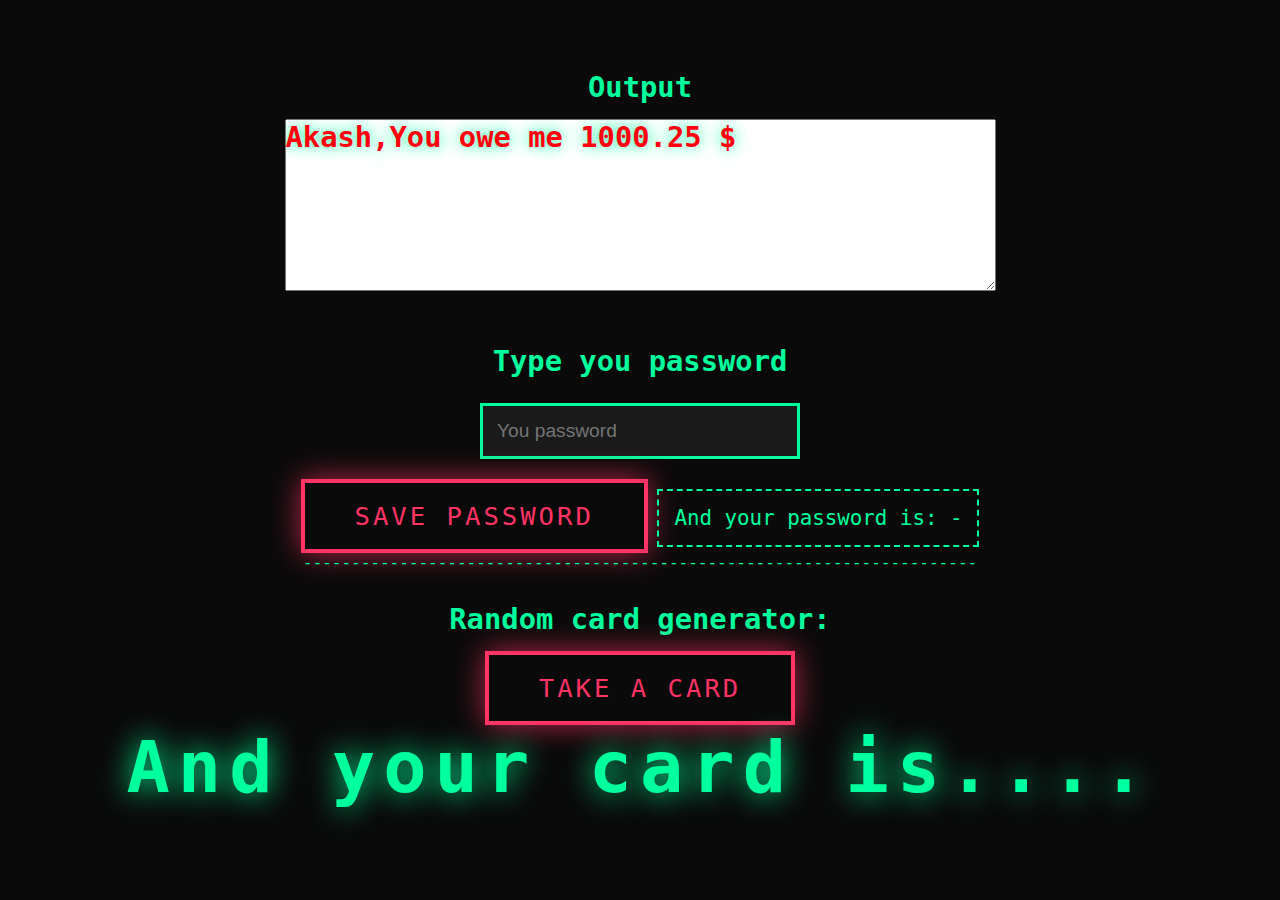
<file: dz/JavaScript learning/index.html>
<!DOCTYPE html>
<html lang="uk">
<head>
    <meta charset="UTF-8">
    <meta name="viewport" content="width=device-width, initial-scale=1.0">
    <title>Testing?</title>
    <link href="https://fonts.googleapis.com/css2?family=Nosifer&display=swap" rel="stylesheet">
    <link rel="stylesheet" href="styles.css">
</head>
<body>
    <h2>Output</h2>
    <textarea id="outputText" rows="5" cols="40" readonly></textarea>
    <br>
    <br>
<h2>Type you password</h2>

  <input type="text" id="passwordInput" placeholder="You password" />
  <br>
  <button onclick="checkAndSave()"class="neon-button red">Save Password</button>

  <div id="result" onclick="showSavedMessage()">
    And your password is: <span id="savedPassword">-</span>
  </div>
  <br>
  <p>----------------------------------------------------------------------</p>
<h2>Random card generator:  </h2>

<button onclick="getRandomCard()" class="neon-button red">Take a card</button>

<p id="cardResult">And your card is....</p>
  <script src="script.js"></script>
</body>
</html>
</file>
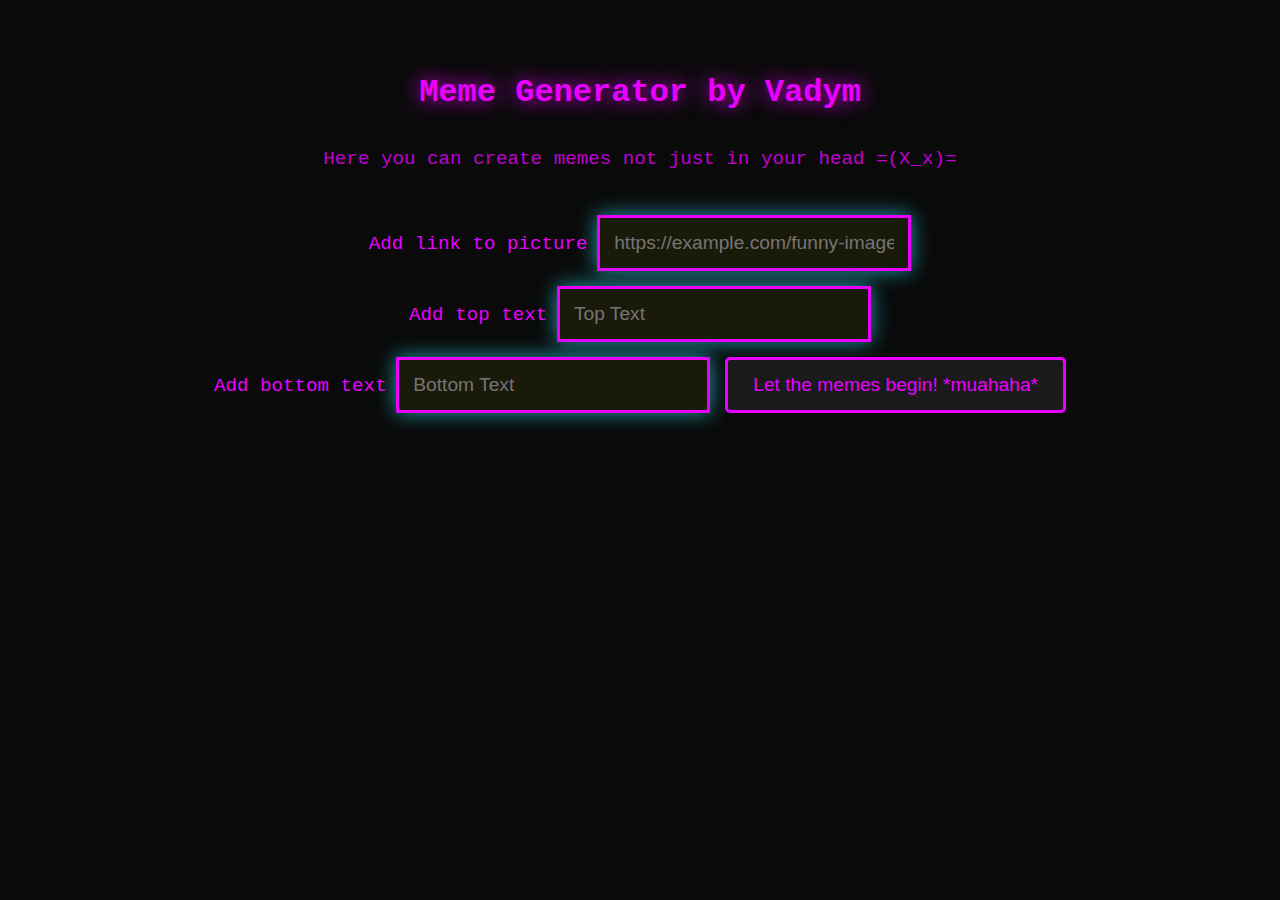
<file: dz/Meme generator/index.html>
<!DOCTYPE html>
<html lang="uk">
<head>
    <meta charset="UTF-8">
    <meta name="viewport" content="width=device-width, initial-scale=1.0">
    <title>MEME GENERETIATIOTONS</title>
    <link rel="stylesheet" href="styles.css">
</head>
<body>
    <h2>Meme Generator by Vadym</h2>
    <p>Here you can create memes not just in your head =(X_x)=</p>

<form id="meme-form" class="meme-form">
    <div class="form-group">
        <label for="image-link">Add link to picture</label>
        <input type="text" id="image-link" required placeholder="https://example.com/funny-image.jpg">
    </div>

    <div class="form-group">
        <label for="top-text">Add top text</label>
        <input type="text" id="top-text" required placeholder="Top Text">
    </div>

    <div class="form-group">
        <label for="bottom-text">Add bottom text</label>
        <input type="text" id="bottom-text" required placeholder="Bottom Text">
    </div>

    <button type="submit">Let the memes begin! *muahaha*</button>
</form>

<!-- Memes to go -->
<div id="meme-container" class="meme-container"></div>

    <ul id="meme-list">
    </ul>

    <script src="script.js"></script>
</body>
</html>
</file>
<file: dz/Caesar Enigma/styles.css>
/* As always to save time styles part AI maiden */
body{
    margin:0;
    font-family:Arial, Helvetica, sans-serif;
    background:#0b0b0f;
    color:white;
    display:flex;
    justify-content:center;
    align-items:flex-start;
    min-height:100vh;
    padding:20px;
}

.container{
    width:900px;
}

h1{
    text-align:center;
    margin-bottom:20px;
    color:#c084fc;
}

.dial-container{
    display:flex;
    justify-content:center;
    align-items:center;
    margin-bottom:30px;
    gap:20px;
    user-select:none;
}

.shift-display{
    font-size:18px;
    color:#a855f7;
    font-weight:bold;
}

.grid{
    display:flex;
    gap:30px;
}

.card{
    flex:1;
    background:#14141c;
    padding:25px;
    border-radius:14px;
    box-shadow:0 0 25px rgba(192,132,252,0.15);
    display:flex;
    flex-direction:column;
    gap:12px;
}

h2{
    color:#a855f7;
    margin:0 0 10px 0;
}

textarea{
    width:100%;
    height:120px;
    background:#0b0b0f;
    border:1px solid #2b2b3a;
    border-radius:8px;
    padding:10px;
    color:white;
    font-size:14px;
    resize:none;
}

textarea:focus{
    outline:none;
    border:1px solid #a855f7;
}

.buttons{
    display:flex;
    gap:10px;
}

button{
    flex:1;
    background:#a855f7;
    border:none;
    padding:10px;
    border-radius:8px;
    color:white;
    font-size:14px;
    cursor:pointer;
    transition:0.2s;
}

button:hover{
    background:#9333ea;
    transform:scale(1.05);
}
</file>
<file: dz/Caesar's VIP Guest Directory/styles.css>
/* I did not create CSS part- this is absolutly AI made due to this is make webpage userfriendly in 5 seconds. If I did it by yselt- it would take an hours or even more... */

body {
  font-family: monospace;
  background: #0a0a0a;
  color: #e0e0e0;
  margin: 20px;
  line-height: 1.5;
}

h1 {
  color: #4ea;
  text-align: center;
}
h4 {
  color: rgb(236, 75, 35);
  text-align: center;
}
h2 {
  color: rgb(255, 255, 255);
  text-align: center;
}

#refresh {
  display: block;
  margin: 20px auto;
  padding: 10px 20px;
  font-size: 1.1em;
  background: #444;
  color: white;
  border: 1px solid #666;
  border-radius: 6px;
  cursor: pointer;
}

#refresh:hover {
  background: #555;
}

#output {
  background: #111;
  border: 1px solid #333;
  padding: 16px;
  min-height: 140px;
  margin: 20px auto;
  max-width: 780px;
  white-space: pre-wrap;
  overflow-x: auto;
  font-size: 15px;
}

.task {
  background: #111;
  border: 1px solid #333;
  border-radius: 6px;
  padding: 16px;
  margin: 20px auto;
  max-width: 780px;
}

.task h3 {
  margin: 0 0 10px 0;
  color: #6cf;
}

button[data-task] {
  padding: 8px 16px;
  background: #2a6;
  color: white;
  border: none;
  border-radius: 5px;
  cursor: pointer;
  font-size: 1em;
}

button[data-task]:hover:not(:disabled) {
  background: #3a8;
}

button[data-task]:disabled {
  background: #444;
  color: #888;
  cursor: not-allowed;
}
.task-result {
  background: #1e2a44;
  border: 1px solid #4a6fc9;
  border-radius: 6px;
  padding: 12px;
  margin: 16px auto;
  max-width: 780px;
  text-align: center;
  font-size: 1.1em;
}

#antony-region-value {
  font-weight: bold;
  color: #7acaff;
}
</file>
<file: dz/DOM learning/styles.css>
/* As always AI doing styles much better than me =) */
body {
    font-family: 'Courier New', Courier, monospace;
    margin: 0;
    padding: 40px 20px;
    background-color: #0a0a0a;
    color: #00ff9d;
    line-height: 1.6;
}

h2 {
    text-align: center;
    font-size: 2.0em;
    text-shadow: 0 0 20px #00ff9d;
    margin-bottom: 10px;
}

p {
    text-align: center;
    margin-bottom: 40px;
    opacity: 0.8;
    font-size: 1.2em;
}

form {
    max-width: 700px;
    margin: 0 auto 40px;
    display: flex;
    gap: 15px;
    flex-wrap: wrap;
    justify-content: center;
    align-items: center;
}

label {
    font-size: 1.3em;
    white-space: nowrap;
}

input[type="text"] {
    flex: 1;
    min-width: 280px;
    padding: 14px;
    font-size: 1.2em;
    background-color: #1a1a1a;
    border: 3px solid #00ff9d;
    color: #00ff9d;
    outline: none;
    box-shadow: 0 0 20px rgba(0, 255, 157, 0.6);
}

input[type="text"]:focus {
    box-shadow: 0 0 30px rgba(0, 255, 157, 1);
}

button[type="submit"] {
    padding: 14px 40px;
    font-size: 1.2em;
    background-color: #1a1a1a;
    border: 3px solid #00ff9d;
    color: #00ff9d;
    cursor: pointer;
    transition: all 0.3s ease;
    box-shadow: 0 0 20px rgba(0, 255, 157, 0.6);
}

button[type="submit"]:hover {
    background-color: #00ff9d;
    color: #0a0a0a;
    box-shadow: 0 0 30px rgba(0, 255, 157, 1);
}

ul {
    max-width: 800px;
    margin: 0 auto;
    padding: 0;
    list-style: none;
}

li {
    display: flex;
    align-items: center;
    background-color: #1a1a1a;
    margin: 18px 0;
    padding: 18px 25px;
    border: 3px solid #00ff9d;
    border-radius: 10px;
    box-shadow: 0 0 20px rgba(0, 255, 157, 0.4);
    transition: all 0.3s ease;
}

li:hover {
    box-shadow: 0 0 35px rgba(0, 255, 157, 0.7);
    transform: translateY(-3px);
}

.friend-name {
    flex: 1;
    font-size: 1.25em;
}

button {
    padding: 10px 20px;
    margin-left: 12px;
    font-size: 1.05em;
    background-color: #1a1a1a;
    cursor: pointer;
    transition: all 0.3s ease;
    border-radius: 5px;
}

.edit-btn {
    border: 3px solid #00ccff;
    color: #00ccff;
}

.remove-btn {
    border: 3px solid #ff0044;
    color: #ff0044;
}

.edit-btn:hover {
    background-color: #00ccff;
    color: #0a0a0a;
    box-shadow: 0 0 20px rgba(0, 204, 255, 0.8);
}

.remove-btn:hover {
    background-color: #ff0044;
    color: #0a0a0a;
    box-shadow: 0 0 20px rgba(255, 0, 68, 0.8);
}
</file>
<file: dz/DOM practice/styles.css>
*
body {
    font-family: 'Courier New', Courier, monospace;
    margin: 0;
    padding: 40px 20px;
    background-color: #0a0a0a;
    color: #00ff9d;
    line-height: 1.6;
}

h2, p {
    text-align: center;
}

h2 {
    font-size: 2.0em;
    text-shadow: 0 0 20px #00ff9d;
}

p {
    margin-bottom: 40px;
    opacity: 0.8;
    font-size: 1.2em;
}

form {
    max-width: 900px;
    margin: 0 auto 40px;
    display: flex;
    gap: 15px;
    flex-wrap: wrap;
    justify-content: center;
    align-items: center;
}

label, input[type="text"], button {
    font-size: 1.2em;
}

input[type="text"] {
    flex: 1;
    min-width: 280px;
    padding: 14px;
    background-color: #1a1a0a;
    border: 3px solid #00ff9d;
    color: #00ff9d;
    outline: none;
    box-shadow: 0 0 20px rgba(0, 255, 157, 0.6);
}

button {
    padding: 14px 25px;
    background-color: #1a1a1a;
    border: 3px solid #00ff9d;
    color: #00ff9d;
    cursor: pointer;
    transition: all 0.3s ease;
    border-radius: 5px;
}

button:hover {
    background-color: #00ff9d;
    color: #0a0a0a;
    box-shadow: 0 0 30px rgba(0, 255, 157, 1);
}

#color-picker-btn {
    border-color: #00ff9d;
    color: #00ff9d;
}

#color-picker-btn:hover {
    background-color: #ffcc00;
    color: #0a0a0a;
}

/* Головний стиль боксів */
.box {
    position: relative;
    background-color: #1a1a1a;
    margin: 18px auto;
    padding: 18px 25px;
    border: 3px solid #00ff9d;
    border-radius: 10px;
    box-shadow: 0 0 20px rgba(0, 255, 157, 0.4);
    transition: all 0.3s ease;
    max-width: 800px;
    display: flex;
    align-items: center;
    gap: 12px;           
    cursor: pointer;
}

.box:hover {
    box-shadow: 0 0 35px rgba(0, 255, 157, 0.7);
    transform: translateY(-3px);
}

.friend-name {
    flex: 1;
    font-size: 1.25em;
}

/* ID right top corner, less size, ok*/
.box-id {
    position: absolute;
    top: 1px;
    right: 12px;
    font-size: 0.75em;        
    font-weight: normal;
    opacity: 0.65;
    color: #00ff9d;
    background-color: rgba(10, 10, 10, 0.7);  
    padding: 2px 60px;
    border-radius: 4px;
    pointer-events: none;
    z-index: 10;
    white-space: nowrap;
}

/* AI help to better visualization of buttons */
.edit-btn, .remove-btn {
    margin-left: 8px;
    padding: 10px 18px;
    font-size: 1.0em;
    flex-shrink: 0;
}

.remove-btn {
    border: 3px solid #ff0044;
    color: #ff0044;
    margin-left: 10px;
}

.edit-btn:hover, .remove-btn:hover {
    color: #5b5959;
    box-shadow: 0 0 20px currentColor;
}
/* Підтримка зміни розміру боксу */
.box {
    resize: both;           /* box size changing */
    overflow: auto;         /* chech if text always inside box */
    min-width: 300px;
    min-height: 80px;
}

.friend-name {
    flex: 1;
    font-size: 1.25em;
    background: transparent;
    border: none;           /* text shoud stay inside box */
    color: #00ff9d;
    resize: none;           /* textarea should not resize */
    outline: none;
    font-family: inherit;
    line-height: 1.4;
    padding: 4px 8px;
    min-height: 50px;
}
</file>
<file: dz/Exercise 7/styles.css>
/* AI made part: */

* {
  margin: 0;
  padding: 0;
  box-sizing: border-box;
}

body {
  min-height: 100vh;
  font-family: "Segoe UI", system-ui, sans-serif;
  background: linear-gradient(135deg, #1e3a8a 0%, #312e81 100%);
  color: #e0f2fe;
  padding: 20px 12px;
  display: flex;
  justify-content: center;
}

.container {
  background: rgba(30, 41, 59, 0.75);
  backdrop-filter: blur(10px);
  border-radius: 16px;
  padding: 2rem 1.8rem;
  width: 100%;
  max-width: 600px;
  border: 1px solid rgba(165, 180, 252, 0.15);
  box-shadow: 0 10px 40px rgba(0, 0, 0, 0.5);
}

.header-description {
  text-align: center;
  margin-bottom: 2rem;
}

.header-description h1 {
  font-size: 2.1rem;
  color: #c7d2fe;
  margin-bottom: 0.6rem;
}

.header-description p {
  font-size: 1.05rem;
  color: #cbd5e1;
  line-height: 1.45;
  opacity: 0.95;
}

h2 {
  font-size: 1.35rem;
  margin: 1.6rem 0 0.9rem;
  color: #e0f2fe;
  font-weight: 500;
}

textarea {
  width: 100%;
  min-height: 120px;
  padding: 14px 16px;
  font-size: 1.05rem;
  line-height: 1.55;
  border: 2px solid rgba(165, 180, 252, 0.2);
  border-radius: 10px;
  background: rgba(15, 23, 42, 0.6);
  color: #f1f5f9;
  font-family: "Consolas", monospace;
  resize: vertical;
  transition: 0.2s;
}

textarea:focus {
  outline: none;
  border-color: #a5b4fc;
  background: rgba(30, 41, 59, 0.85);
  box-shadow: 0 0 0 3px rgba(165, 180, 252, 0.2);
}

textarea::placeholder {
  color: rgba(203, 213, 225, 0.5);
}

button {
  width: 100%;
  padding: 14px;
  margin: 1.8rem 0 2rem;
  font-size: 1.1rem;
  font-weight: 600;
  color: white;
  background: linear-gradient(90deg, #6366f1, #7c3aed);
  border: none;
  border-radius: 10px;
  cursor: pointer;
  transition: all 0.25s;
  box-shadow: 0 5px 18px rgba(99, 102, 241, 0.35);
}

button:hover {
  transform: translateY(-2px);
  box-shadow: 0 10px 25px rgba(99, 102, 241, 0.5);
  background: linear-gradient(90deg, #4f46e5, #6d28d9);
}

.comment {
  margin-top: 1.2rem;
  text-align: center;
  font-size: 0.92rem;
  color: #94a3b8;
  line-height: 1.4;
}

.comment small {
  opacity: 0.9;
}

/* For small devices*/
@media (max-width: 480px) {
  .container {
    padding: 1.8rem 1.4rem;
  }
  
  h2 {
    font-size: 1.45rem;
  }
  
  button {
    padding: 13px;
    font-size: 1.05rem;
  }
}
</file>
<file: dz/HTML and CSS/style.css>
.superstyle {
    font-size: 6rem;
    font-family: 'Times New Roman', Times, serif;
}


.superstyle2 {
    font-family: Arial;
    font-size: 3em;
    font-weight: 400;
    text-transform: uppercase;
    text-shadow: 20px -20px magenta;
}
.Alabama{
  font-family: "Nosifer", sans-serif;
  font-weight: 400;
  font-style: normal;
  color: darkred;
}



.whiteback {
    background-color: white;
}

.border {
  background-color: #e0f7fa;
  padding: 25px;
  background-color: #fff3e0; 
  background-clip: content-box;
  border: 10px solid #ef5350;
  border-image: linear-gradient(to right, #ef5350, #d81b60) 1;
  box-shadow: 
    0 0 0 10px #a5d6a7,           
    0 0 0 20px #e8f5e9;
  width: 60%;                        
  min-height: 180px;
  margin-left: 20%;                 
  margin-top: 40px;
  margin-bottom: 60px;
  position: relative;
}
/* body {
    background: linear-gradient(cyan, purple);
} */
 body {
    background: lightblue;
}

@media (max-width: 1000px){
body{
  background-color: #d81b60;
}
}

.HoverCatch:hover{
  transform: translateX(800px);
  transition: transform 500ms ease-out 50ms;
  background-color: #d81b60;
}
</file>
<file: dz/JavaScript learning/styles.css>
* {
    margin: 0;
    padding: 0;
    box-sizing: border-box;
}

body {
    background-color: #0a0a0a;
    color: #00ff9d;
    font-family: 'Courier Prime', monospace;
    min-height: 100vh;
    padding: 40px 20px;
    text-align: center;
}

.container {
    max-width: 800px;
    margin: 0 auto;
}

h1 {
    font-family: 'Nosifer', cursive;
    font-size: 3.5rem;
    text-shadow: 0 0 20px #00ff9d,
                 0 0 40px #00ff9d;
    margin-bottom: 10px;
    letter-spacing: 4px;
}

.subtitle {
    font-size: 1.4rem;
    opacity: 0.8;
    margin-bottom: 40px;
}

.debt-box {
    background-color: #112211;
    border: 4px solid #00ff9d;
    padding: 25px;
    margin: 30px auto;
    max-width: 700px;
    border-radius: 12px;
    box-shadow: 0 0 40px rgba(0, 255, 157, 0.8),
                inset 0 0 30px rgba(0, 255, 157, 0.3);
    text-align: center;
}

#outputText {
    font-size: 1.8rem;
    font-weight: bold;
    color: #ff000d;
    text-shadow: 0 0 15px #00ff9d;
}

.neon-button {
    padding: 18px 50px;
    font-size: 1.6rem;
    font-family: 'Courier Prime', monospace;
    background: transparent;
    color: #ff3366;
    border: 4px solid #ff3366;
    cursor: pointer;
    text-transform: uppercase;
    letter-spacing: 3px;
    box-shadow: 0 0 30px rgba(255, 51, 102, 0.7);
    transition: all 0.4s ease;
}

.neon-button:hover {
    background: #ff3366;
    color: #0a0a0a;
    box-shadow: 0 0 50px rgba(255, 51, 102, 1);
    transform: scale(1.05);
}

.neon-button.small {
    padding: 12px 30px;
    font-size: 1.1rem;
}

.card-display {
    margin: 50px auto;
    padding: 40px;
    border: 5px solid #00ff9d;
    border-radius: 15px;
    background-color: #111;
    box-shadow: 0 0 60px rgba(0, 255, 157, 0.5);
    min-height: 120px;
    display: flex;
    align-items: center;
    justify-content: center;
}

#cardResult {
    font-size: 4.5rem;
    font-weight: bold;
    letter-spacing: 8px;
    text-shadow: 0 0 30px currentColor;
}

.separator {
    height: 3px;
    background: linear-gradient(to right, transparent, #00ff9d, transparent);
    margin: 60px 0;
}

h2 {
    margin: 30px 0 15px;
    font-size: 1.8rem;
}

input {
    padding: 14px;
    font-size: 1.2rem;
    width: 320px;
    background: #1a1a1a;
    border: 3px solid #00ff9d;
    color: #00ff9d;
    margin: 10px 0;
}

#result {
    margin-top: 20px;
    font-size: 1.3rem;
    cursor: pointer;
    padding: 15px;
    border: 2px dashed #00ff9d;
    display: inline-block;
}
</file>
<file: dz/Meme generator/styles.css>
*
body {
    font-family: 'Courier New', Courier, monospace;
    margin: 0;
    padding: 40px 20px;
    background-color: #0a0a0a;
    color: #ea00ff;
    line-height: 1.6;
}

h2, p {
    text-align: center;
}

h2 {
    font-size: 2.0em;
    text-shadow: 0 0 20px #ea00ff;
}

p {
    margin-bottom: 40px;
    opacity: 0.8;
    font-size: 1.2em;
}

form {
    max-width: 900px;
    margin: 0 auto 40px;
    display: flex;
    gap: 15px;
    flex-wrap: wrap;
    justify-content: center;
    align-items: center;
}

label, input[type="text"], button {
    font-size: 1.2em;
}

input[type="text"] {
    flex: 1;
    min-width: 280px;
    padding: 14px;
    background-color: #1a1a0a;
    border: 3px solid #ea00ff;
    color: #ea00ff;
    outline: none;
    box-shadow: 0 0 20px rgba(35, 175, 190, 0.892);
}

button {
    padding: 14px 25px;
    background-color: #1a1a1a;
    border: 3px solid #ea00ff;
    color: #ea00ff;
    cursor: pointer;
    transition: all 0.3s ease;
    border-radius: 5px;
}

button:hover {
    background-color: #ea00ff;
    color: #0a0a0a;
    box-shadow: 0 0 30px rgb(0, 200, 255);
}

#color-picker-btn {
    border-color: #ea00ff;
    color: #ea00ff;
}

/* #color-picker-btn:hover {
    background-color: #ffcc00;
    color: #0a0a0a;
} */

/* Головний стиль боксів */
.box {
    position: relative;
    background-color: #1a1a1a;
    margin: 18px auto;
    padding: 18px 25px;
    border: 3px solid #ea00ff;
    border-radius: 10px;
    box-shadow: 0 0 20px rgba(35, 175, 190, 0.892);
    transition: all 0.3s ease;
    max-width: 800px;
    display: flex;
    align-items: center;
    gap: 12px;           
    cursor: pointer;
}

.box:hover {
    box-shadow: 0 0 35px rgba(0, 187, 255, 0.7);
    transform: translateY(-3px);
}

.friend-name {
    flex: 1;
    font-size: 1.25em;
}

/* ID right top corner, less size, ok*/
.box-id {
    position: absolute;
    top: 1px;
    right: 12px;
    font-size: 0.75em;        
    font-weight: normal;
    opacity: 0.65;
    color: #3bf9f3;
    background-color: rgba(10, 10, 10, 0.7);  
    padding: 2px 60px;
    border-radius: 4px;
    pointer-events: none;
    z-index: 10;
    white-space: nowrap;
}

/* AI help to better visualization of buttons */
.edit-btn, .remove-btn {
    margin-left: 8px;
    padding: 10px 18px;
    font-size: 1.0em;
    flex-shrink: 0;
}

.remove-btn {
    border: 3px solid #ff0044;
    color: #ff0044;
    margin-left: 10px;
}

.edit-btn:hover, .remove-btn:hover {
    color: #5b5959;
    box-shadow: 0 0 20px currentColor;
}
.box {
    resize: both;           /* box size changing */
    overflow: auto;         /* chech if text always inside box */
    min-width: 300px;
    min-height: 80px;
}

.friend-name {
    flex: 1;
    font-size: 1.25em;
    background: transparent;
    border: none;           /* text shoud stay inside box */
    color: #0004ff;
    resize: none;           /* textarea should not resize */
    outline: none;
    font-family: inherit;
    line-height: 1.4;
    padding: 4px 8px;
    min-height: 50px;
}
</file>
